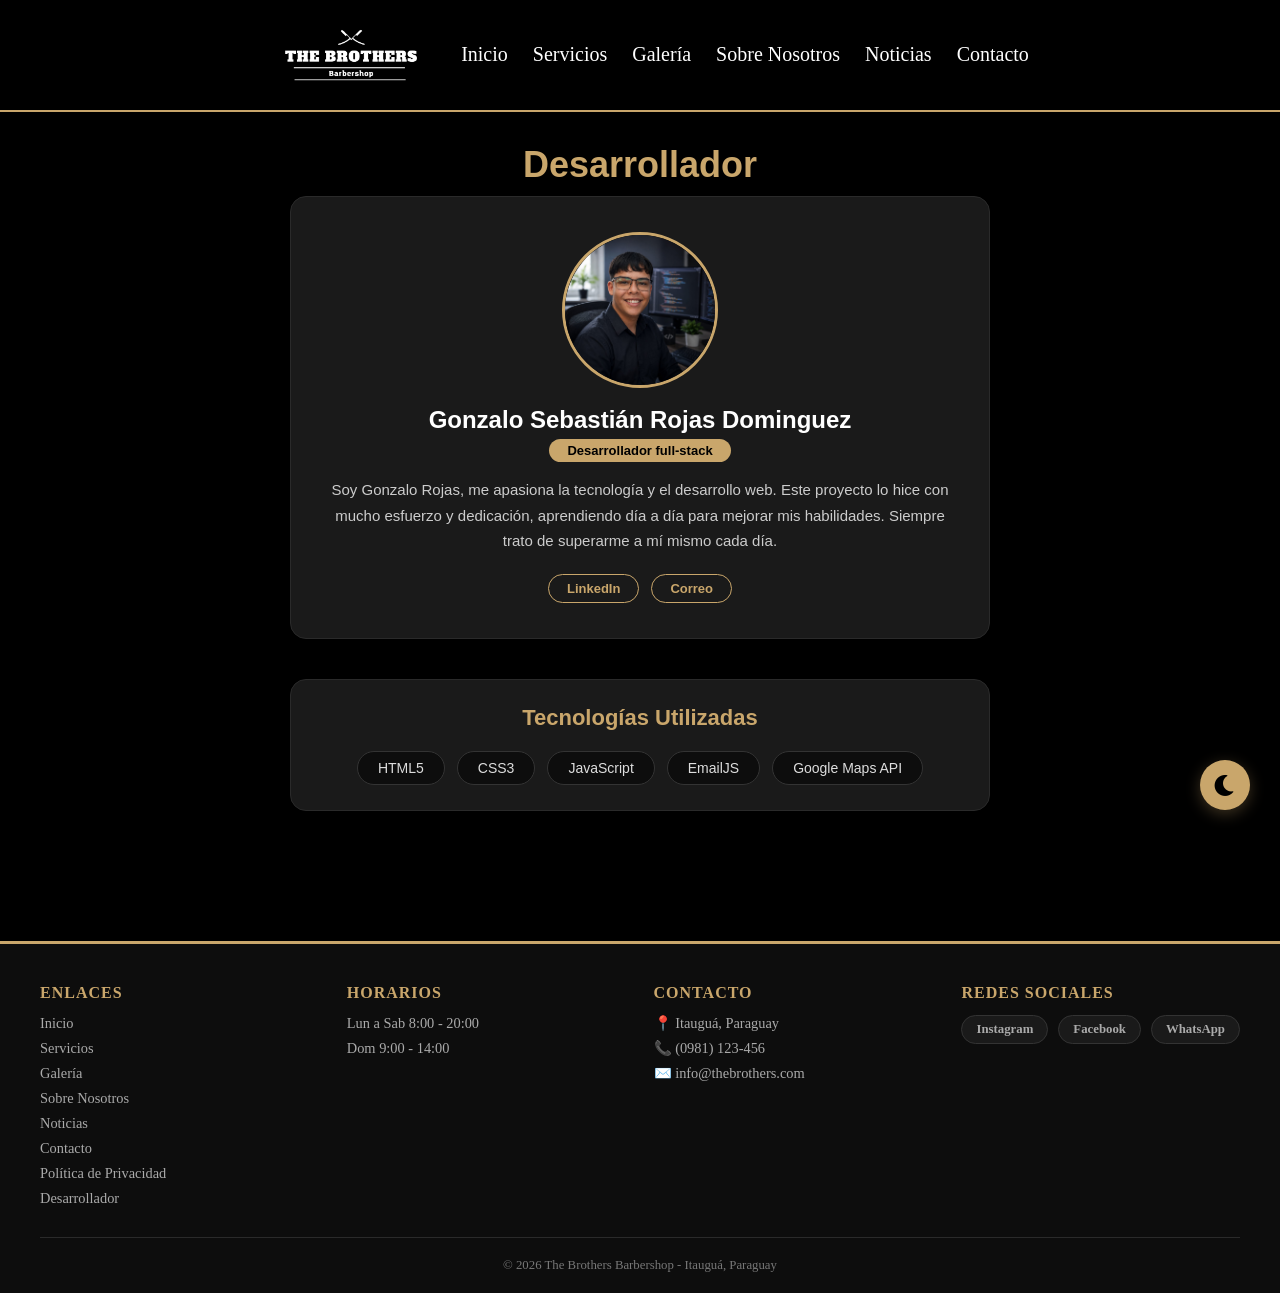
<file: desarrolladores.html>
<!DOCTYPE html>
<html lang="es">

<head>
    <meta charset="UTF-8" />
    <meta name="viewport" content="width=device-width, initial-scale=1.0" />
    <title>Desarrollador | The Brothers</title>
    <link rel="stylesheet" href="css/index.css" />
    <link rel="stylesheet" href="css/desarrolladores.css" />
    <link rel="stylesheet" href="https://cdnjs.cloudflare.com/ajax/libs/font-awesome/6.0.0-beta3/css/all.min.css" />
</head>

<body>

    <header>
        <div class="header-contenido">
            <img id="logoPrincipal" class="logo" src="img/logobarber.png" alt="The Brothers" />
            <button class="boton-hamburguesa" id="botonHamburguesa">
                <span></span>
                <span></span>
                <span></span>
            </button>
            <nav class="nav-links" id="navLinks">
                <a href="index.html">Inicio</a>
                <a href="servicios.html">Servicios</a>
                <a href="galeria.html">Galería</a>
                <a href="nosotros.html">Sobre Nosotros</a>
                <a href="noticias.html">Noticias</a>
                <a href="contactos.html">Contacto</a>
            </nav>
        </div>
    </header>

    <div class="overlay-menu" id="overlayMenu"></div>

    <div class="desarrollador">

        <!--Titulo-->
        <h1>Desarrollador</h1>

        <!--Card desarrollador-->
        <div class="dev-card">

            <!--Imagen-->
            <div class="dev-foto">
                <img src="img/desarrollador.jpeg" alt="Foto del desarrollador" />
            </div>

            <!--Nombre completo-->
            <h3>Gonzalo Sebastián Rojas Dominguez</h3>

            <!-- Rol desempeñado -->
            <span class="dev-rol">Desarrollador full-stack</span>

            <!--Descripción personal-->
            <p class="dev-desc">
                Soy Gonzalo Rojas, me apasiona la tecnología y el desarrollo web.
                Este proyecto lo hice con mucho esfuerzo y dedicación, aprendiendo día a día
                para mejorar mis habilidades. Siempre trato de superarme a mí mismo cada día.
            </p>

            <!--Redes sociales-->
            <div class="dev-redes">
                <a href="https://www.linkedin.com/in/gonzalo-sebastián-rojas-domínguez-090956341?utm_source=share_via&utm_content=profile&utm_medium=member_android"
                    target="_blank">LinkedIn</a>
                <a href="mailto:gonzalorojas05py@gmail.com" target="_blank">Correo</a>
            </div>
        </div>

        <!--Tecnologias-->
        <div class="tecnologias">
            <h2>Tecnologías Utilizadas</h2>
            <div class="tech-grid">
                <span class="tech-item">HTML5</span>
                <span class="tech-item">CSS3</span>
                <span class="tech-item">JavaScript</span>
                <span class="tech-item">EmailJS</span>
                <span class="tech-item">Google Maps API</span>
            </div>
        </div>

    </div>

    <!--Footer-->

    <footer class="pie-pagina">
        <div class="parte-superior">
            <div class="columna">
                <h4>Enlaces</h4>
                <a href="index.html">Inicio</a>
                <a href="servicios.html">Servicios</a>
                <a href="galeria.html">Galería</a>
                <a href="nosotros.html">Sobre Nosotros</a>
                <a href="noticias.html">Noticias</a>
                <a href="contactos.html">Contacto</a>
                <a href="politica.html">Política de Privacidad</a>
                <a href="desarrolladores.html">Desarrollador</a>
            </div>
            <div class="columna">
                <h4>Horarios</h4>
                <p>Lun a Sab 8:00 - 20:00</p>
                <p>Dom 9:00 - 14:00</p>
            </div>
            <div class="columna">
                <h4>Contacto</h4>
                <p>📍 Itauguá, Paraguay</p>
                <p>📞 (0981) 123-456</p>
                <p>✉️ info@thebrothers.com</p>
            </div>
            <div class="columna">
                <h4>Redes Sociales</h4>
                <div class="redes-sociales">
                    <a href="https://www.instagram.com/">Instagram</a>
                    <a href="https://www.facebook.com/">Facebook</a>
                    <a href="https://web.whatsapp.com/">WhatsApp</a>
                </div>
            </div>
        </div>
        <div class="parte-inferior">
            <p>© 2026 The Brothers Barbershop - Itauguá, Paraguay</p>
        </div>
    </footer>

    <!--Scripts-->

    <script src="js/btnhamburguesa.js"></script>
    <script src="js/btnirarriba.js"></script>
</body>

</html>
</file>
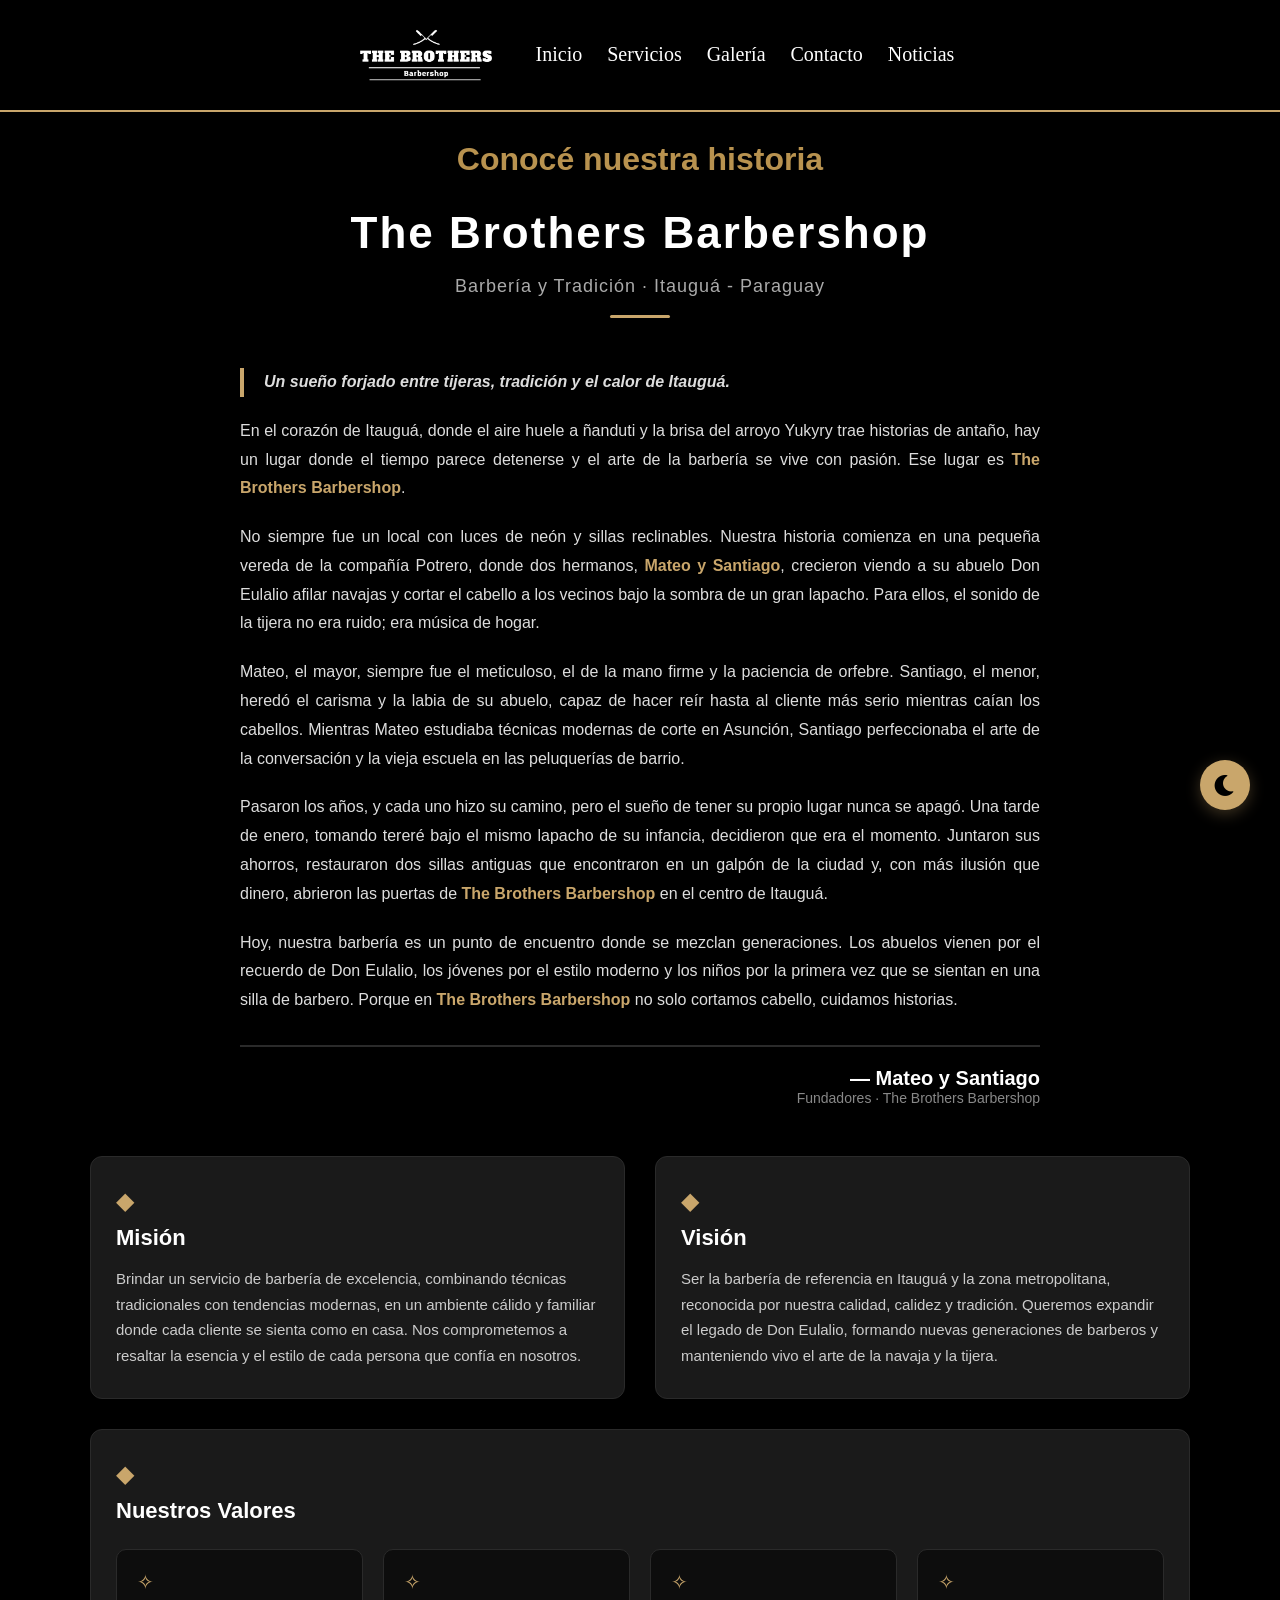
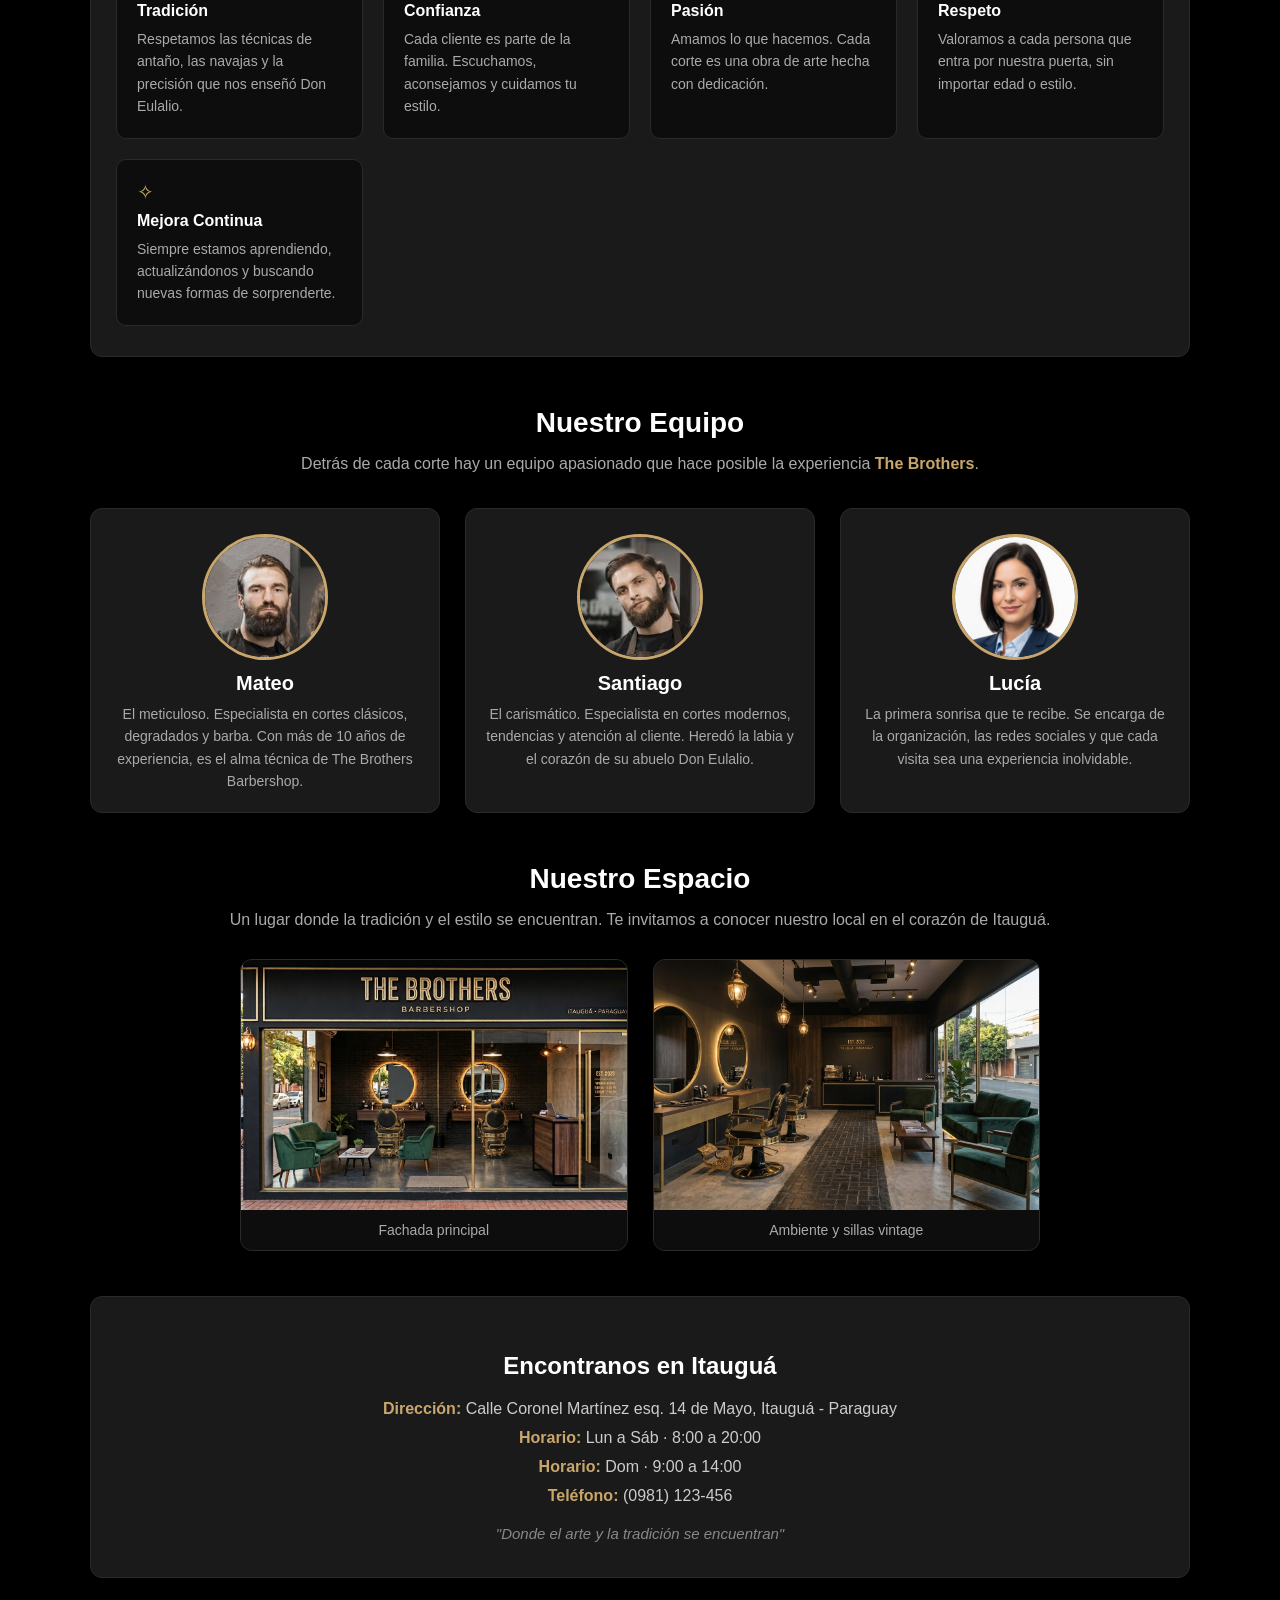
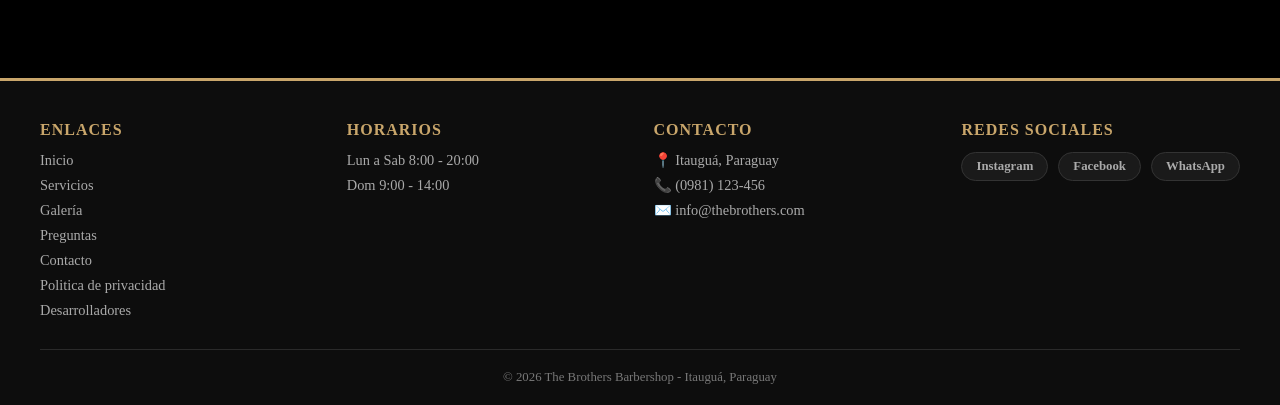
<file: nosotros.html>
<!DOCTYPE html>
<html lang="es">

<head>
    <meta charset="UTF-8">
    <meta name="viewport" content="width=device-width, initial-scale=1.0">
    <title>Contacto</title>
    <link rel="stylesheet" href="css/index.css">
    <link rel="stylesheet" href="css/sobrenosotros.css">
    <link rel="stylesheet" href="https://cdnjs.cloudflare.com/ajax/libs/font-awesome/6.0.0-beta3/css/all.min.css" />
</head>

<body>

    <!--Header-->
    <header>
        <div class="header-contenido">
            <img id="logoPrincipal" class="logo" src="img/logobarber.png" alt="The Brothers" />
            <button class="boton-hamburguesa" id="botonHamburguesa">
                <span></span>
                <span></span>
                <span></span>
            </button>

            <nav class="nav-links" id="navLinks">
                <a href="index.html">Inicio</a>
                <a href="servicios.html">Servicios</a>
                <a href="galeria.html">Galería</a>
                <a href="contactos.html">Contacto</a>
                <a href="noticias.html">Noticias</a>
            </nav>
        </div>
    </header>

    <!-- Overlay para cerrar el menú al hacer clic fuera -->
    <div class="overlay-menu" id="overlayMenu"></div>

    <!--Sobre nosotros-->
    <div class="sobre-nosotros">

        <!--Encabezado-->
        <div class="sobre-encabezado">
            <h1 class="titulos">Conocé nuestra historia</h1>
            <h1 class="sobre-titulo">The Brothers Barbershop</h1>
            <p class="sobre-subtitulo">Barbería y Tradición · Itauguá - Paraguay</p>
            <div class="sobre-linea"></div>
        </div>

        <!--Historia-->
        <div class="sobre-historia">

            <p class="sobre-destacado">
                Un sueño forjado entre tijeras, tradición y el calor de Itauguá.
            </p>

            <p>
                En el corazón de Itauguá, donde el aire huele a ñanduti y la brisa del arroyo Yukyry trae
                historias de antaño, hay un lugar donde el tiempo parece detenerse y el arte de la barbería
                se vive con pasión. Ese lugar es <strong>The Brothers Barbershop</strong>.
            </p>

            <p>
                No siempre fue un local con luces de neón y sillas reclinables. Nuestra historia comienza en
                una pequeña vereda de la compañía Potrero, donde dos hermanos, <strong>Mateo y Santiago</strong>,
                crecieron viendo a su abuelo Don Eulalio afilar navajas y cortar el cabello a los vecinos
                bajo la sombra de un gran lapacho. Para ellos, el sonido de la tijera no era ruido;
                era música de hogar.
            </p>

            <p>
                Mateo, el mayor, siempre fue el meticuloso, el de la mano firme y la paciencia de orfebre.
                Santiago, el menor, heredó el carisma y la labia de su abuelo, capaz de hacer reír hasta
                al cliente más serio mientras caían los cabellos. Mientras Mateo estudiaba técnicas modernas
                de corte en Asunción, Santiago perfeccionaba el arte de la conversación y la vieja escuela
                en las peluquerías de barrio.
            </p>

            <p>
                Pasaron los años, y cada uno hizo su camino, pero el sueño de tener su propio lugar nunca se apagó.
                Una tarde de enero, tomando tereré bajo el mismo lapacho de su infancia, decidieron que era
                el momento. Juntaron sus ahorros, restauraron dos sillas antiguas que encontraron en un galpón
                de la ciudad y, con más ilusión que dinero, abrieron las puertas de <strong>The Brothers Barbershop</strong>
                en el centro de Itauguá.
            </p>

            <p>
                Hoy, nuestra barbería es un punto de encuentro donde se mezclan generaciones. Los abuelos vienen
                por el recuerdo de Don Eulalio, los jóvenes por el estilo moderno y los niños por la primera
                vez que se sientan en una silla de barbero. Porque en <strong>The Brothers Barbershop</strong> no solo
                cortamos cabello, cuidamos historias.
            </p>

            <!--Firma-->
            <div class="sobre-firma">
                <span class="sobre-firma-nombre">— Mateo y Santiago</span>
                <span class="sobre-firma-cargo">Fundadores · The Brothers Barbershop</span>
            </div>

        </div>

        <!--Misión, visión y valores-->
        <div class="sobre-mision-vision">

            <!--Misión-->
            <div class="sobre-mision">
                <span class="sobre-icono">◆</span>
                <h2 class="sobre-subtitulo-seccion">Misión</h2>
                <p>
                    Brindar un servicio de barbería de excelencia, combinando técnicas tradicionales con tendencias
                    modernas, en un ambiente cálido y familiar donde cada cliente se sienta como en casa.
                    Nos comprometemos a resaltar la esencia y el estilo de cada persona que confía en nosotros.
                </p>
            </div>

            <!--Visión-->
            <div class="sobre-vision">
                <span class="sobre-icono">◆</span>
                <h2 class="sobre-subtitulo-seccion">Visión</h2>
                <p>
                    Ser la barbería de referencia en Itauguá y la zona metropolitana, reconocida por nuestra
                    calidad, calidez y tradición. Queremos expandir el legado de Don Eulalio, formando nuevas
                    generaciones de barberos y manteniendo vivo el arte de la navaja y la tijera.
                </p>
            </div>

            <!--Valores-->
            <div class="sobre-valores">
                <span class="sobre-icono">◆</span>
                <h2 class="sobre-subtitulo-seccion">Nuestros Valores</h2>
                <div class="sobre-valores-grid">

                    <div class="sobre-valor-item">
                        <span class="sobre-valor-icono">✧</span>
                        <h3 class="sobre-valor-nombre">Tradición</h3>
                        <p class="sobre-valor-desc">Respetamos las técnicas de antaño, las navajas y la precisión que
                            nos enseñó Don Eulalio.</p>
                    </div>

                    <div class="sobre-valor-item">
                        <span class="sobre-valor-icono">✧</span>
                        <h3 class="sobre-valor-nombre">Confianza</h3>
                        <p class="sobre-valor-desc">Cada cliente es parte de la familia. Escuchamos, aconsejamos y
                            cuidamos tu estilo.</p>
                    </div>

                    <div class="sobre-valor-item">
                        <span class="sobre-valor-icono">✧</span>
                        <h3 class="sobre-valor-nombre">Pasión</h3>
                        <p class="sobre-valor-desc">Amamos lo que hacemos. Cada corte es una obra de arte hecha con
                            dedicación.</p>
                    </div>

                    <div class="sobre-valor-item">
                        <span class="sobre-valor-icono">✧</span>
                        <h3 class="sobre-valor-nombre">Respeto</h3>
                        <p class="sobre-valor-desc">Valoramos a cada persona que entra por nuestra puerta, sin importar
                            edad o estilo.</p>
                    </div>

                    <div class="sobre-valor-item">
                        <span class="sobre-valor-icono">✧</span>
                        <h3 class="sobre-valor-nombre">Mejora Continua</h3>
                        <p class="sobre-valor-desc">Siempre estamos aprendiendo, actualizándonos y buscando nuevas
                            formas de sorprenderte.</p>
                    </div>

                </div>
            </div>

        </div>

        <!--Equipo de trabajo-->
        <div class="sobre-equipo">
            <h2 class="sobre-equipo-titulo">Nuestro Equipo</h2>
            <p class="sobre-equipo-descripcion">
                Detrás de cada corte hay un equipo apasionado que hace posible la experiencia <strong>The
                    Brothers</strong>.
            </p>

            <div class="sobre-equipo-grid">

                <!--Mateo fundador-->
                <div class="sobre-equipo-miembro">
                    <div class="sobre-equipo-foto">
                        <img src="img/barbe1.png" alt="Mateo - Fundador" />
                        <span class="sobre-equipo-cargo">Fundador · Barbero Principal</span>
                    </div>
                    <h3 class="sobre-equipo-nombre">Mateo</h3>
                    <p class="sobre-equipo-bio">
                        El meticuloso. Especialista en cortes clásicos, degradados y barba. Con más de 10 años de
                        experiencia, es el alma técnica de The Brothers Barbershop.
                    </p>
                </div>

                <!--Santiago-->
                <div class="sobre-equipo-miembro">
                    <div class="sobre-equipo-foto">
                        <img src="img/barbe2.png" alt="Santiago - Fundador" />
                        <span class="sobre-equipo-cargo">Fundador · Barbero</span>
                    </div>
                    <h3 class="sobre-equipo-nombre">Santiago</h3>
                    <p class="sobre-equipo-bio">
                        El carismático. Especialista en cortes modernos, tendencias y atención al cliente. Heredó
                        la labia y el corazón de su abuelo Don Eulalio.
                    </p>
                </div>

                <!--Lucía recepción-->
                <div class="sobre-equipo-miembro">
                    <div class="sobre-equipo-foto">
                        <!-- CAMBIÁ EL SRC POR LA FOTO REAL -->
                        <img src="img/recep.jpg" alt="Lucía - Recepción" />
                        <span class="sobre-equipo-cargo">Recepción · Community Manager</span>
                    </div>
                    <h3 class="sobre-equipo-nombre">Lucía</h3>
                    <p class="sobre-equipo-bio">
                        La primera sonrisa que te recibe. Se encarga de la organización, las redes sociales y
                        que cada visita sea una experiencia inolvidable.
                    </p>
                </div>

            </div>
        </div>

        <!--Fotos del local-->
        <div class="sobre-local">
            <h2 class="sobre-local-titulo">Nuestro Espacio</h2>
            <p class="sobre-local-descripcion">
                Un lugar donde la tradición y el estilo se encuentran. Te invitamos a conocer nuestro local en el
                corazón de Itauguá.
            </p>

            <div class="sobre-local-grid">
                <div class="sobre-local-foto">
                    <img src="img/fachada.png" alt="Fachada de The Brothers" />
                    <span class="sobre-local-pie">Fachada principal</span>
                </div>
                <div class="sobre-local-foto">
                    <img src="img/local2.png" alt="Interior de The Brothers" />
                    <span class="sobre-local-pie">Ambiente y sillas vintage</span>
                </div>
            </div>
        </div>

        <!--Ubicación-->
        <div class="sobre-ubicacion">
            <h2 class="sobre-ubicacion-titulo">Encontranos en Itauguá</h2>
            <p class="sobre-ubicacion-texto">
                <strong>Dirección:</strong> Calle Coronel Martínez esq. 14 de Mayo, Itauguá - Paraguay<br />
                <strong>Horario:</strong> Lun a Sáb · 8:00 a 20:00<br />
                <strong>Horario:</strong> Dom · 9:00 a 14:00<br />
                <strong>Teléfono:</strong> (0981) 123-456
            </p>
            <p class="sobre-ubicacion-frase">
                "Donde el arte y la tradición se encuentran"
            </p>
        </div>

    </div>

    <!--Información y redes-->
    <footer class="pie-pagina">
        <!-- Parte superior -->
        <div class="parte-superior">
            <!--Columna 1-->
            <div class="columna">
                <h4>Enlaces</h4>
                <a href="index.html">Inicio</a>
                <a href="servicios.html">Servicios</a>
                <a href="galeria.html">Galería</a>
                <a href="#faq">Preguntas</a>
                <a href="contactos.html">Contacto</a>
                <a href="politica.html">Politica de privacidad</a>
                <a href="desarrolladores.html">Desarrolladores</a>
            </div>

            <!--Columna 2-->
            <div class="columna">
                <h4>Horarios</h4>
                <p>Lun a Sab 8:00 - 20:00</p>
                <p>Dom 9:00 - 14:00</p>
            </div>

            <!--Columna 3-->
            <div class="columna">
                <h4>Contacto</h4>
                <p>📍 Itauguá, Paraguay</p>
                <p>📞 (0981) 123-456</p>
                <p>✉️ info@thebrothers.com</p>
            </div>

            <!--Columna 4-->
            <div class="columna">
                <h4>Redes Sociales</h4>
                <div class="redes-sociales">
                    <a href="https://www.instagram.com/">Instagram</a>
                    <a href="https://www.facebook.com/">Facebook</a>
                    <a href="https://web.whatsapp.com/">WhatsApp</a>
                </div>
            </div>
        </div>

        <div class="parte-inferior">
            <p>© 2026 The Brothers Barbershop - Itauguá, Paraguay</p>
        </div>
    </footer>

    <!--Scripts-->
    <script src="js/galeriacomp.js"></script>
    <script src="js/btnhamburguesa.js"></script>
    <script src="js/btnirarriba.js"></script>
</body>

</html>
</file>
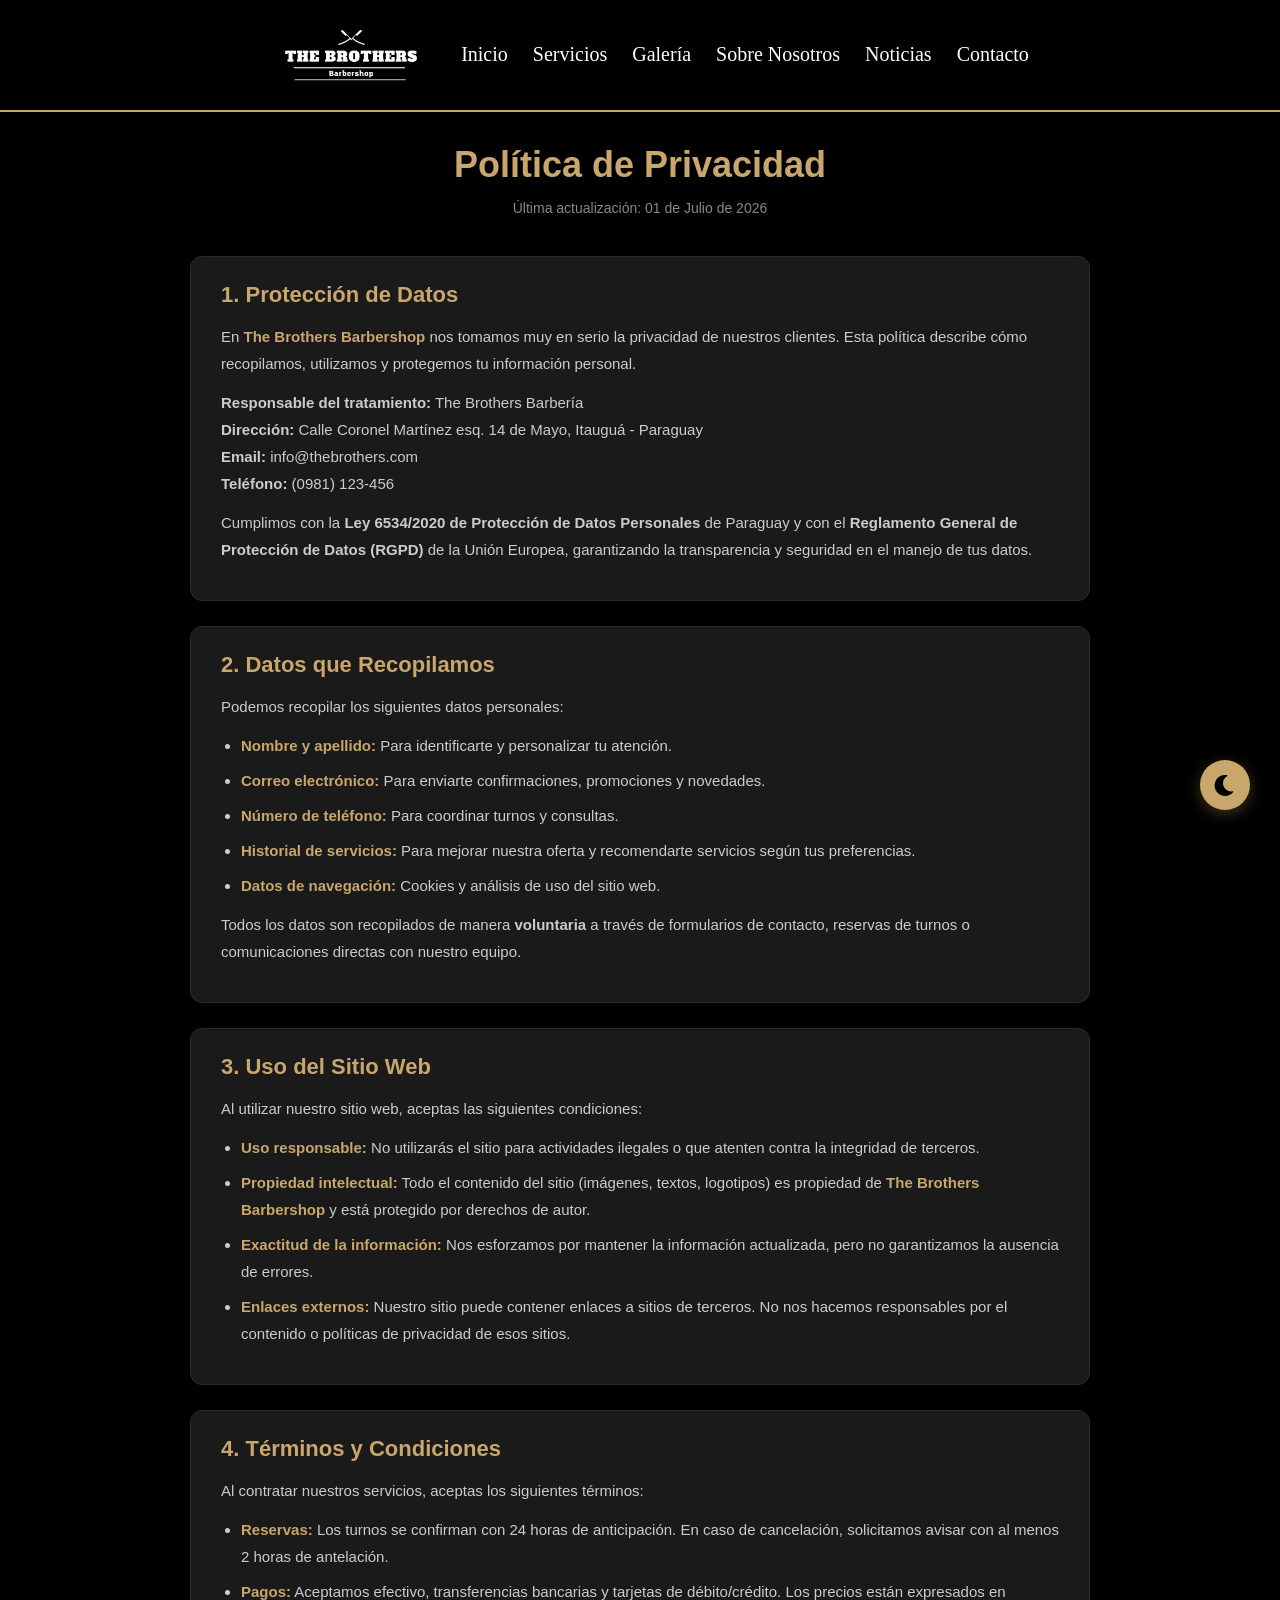
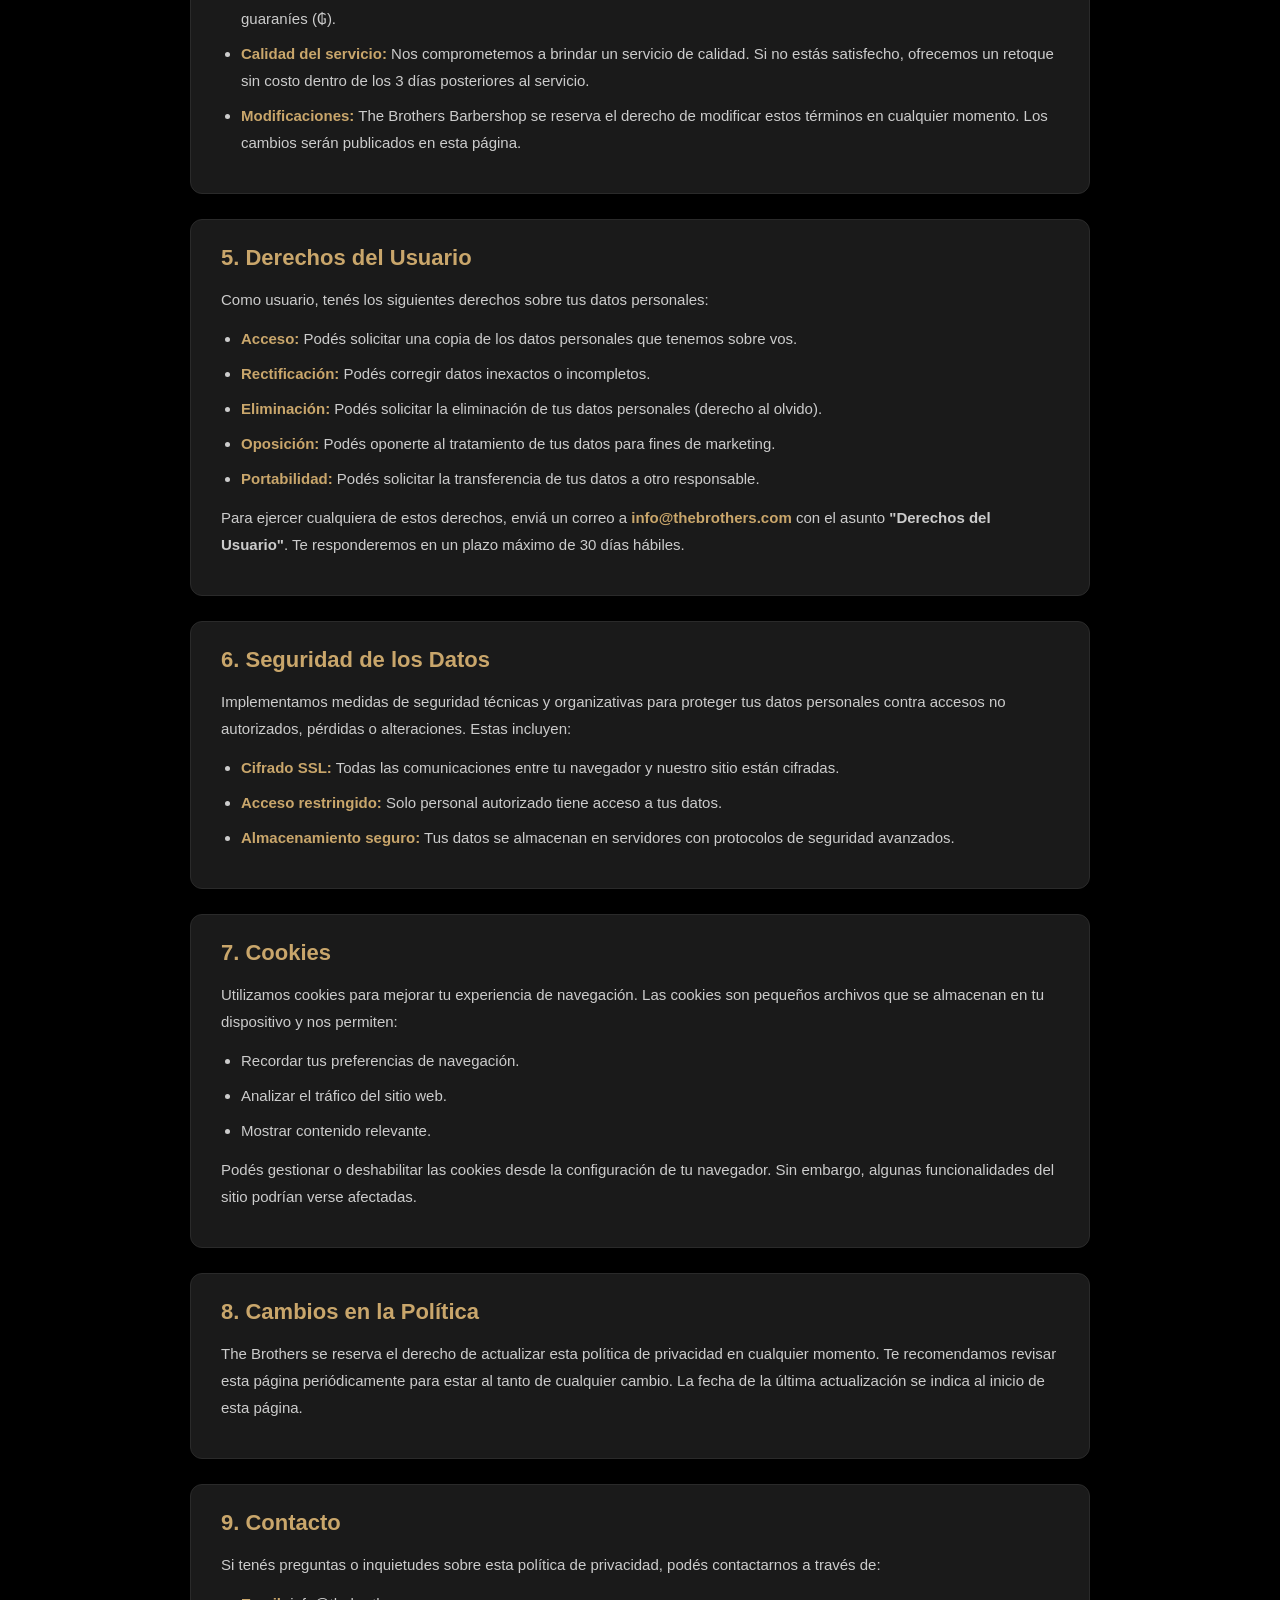
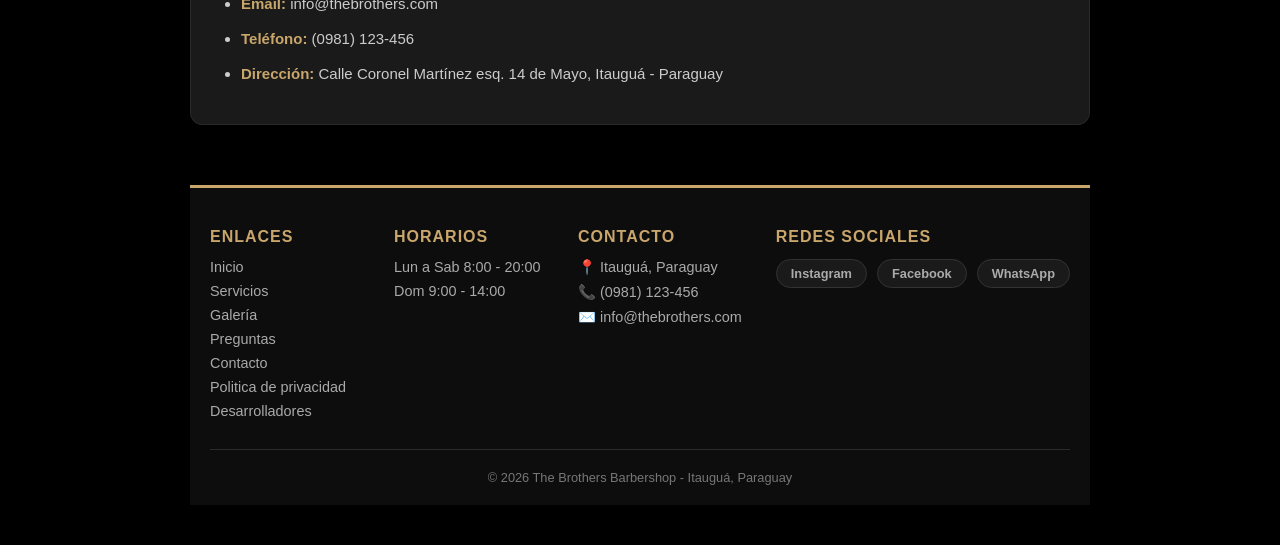
<file: politica.html>
<!DOCTYPE html>
<html lang="es">

<head>
    <meta charset="UTF-8" />
    <meta name="viewport" content="width=device-width, initial-scale=1.0" />
    <title>Política de Privacidad | The Brothers Barbershop</title>
    <link rel="stylesheet" href="css/index.css" />
    <link rel="stylesheet" href="css/politica.css" />
    <link rel="stylesheet" href="https://cdnjs.cloudflare.com/ajax/libs/font-awesome/6.0.0-beta3/css/all.min.css" />
</head>

<body>

    <!-- Header -->

    <header>
        <div class="header-contenido">
            <img id="logoPrincipal" class="logo" src="img/logobarber.png" alt="The Brothers" />
            <button class="boton-hamburguesa" id="botonHamburguesa">
                <span></span>
                <span></span>
                <span></span>
            </button>
            <nav class="nav-links" id="navLinks">
                <a href="index.html">Inicio</a>
                <a href="servicios.html">Servicios</a>
                <a href="galeria.html">Galería</a>
                <a href="nosotros.html">Sobre Nosotros</a>
                <a href="noticias.html">Noticias</a>
                <a href="contactos.html">Contacto</a>
            </nav>
        </div>
    </header>

    <div class="overlay-menu" id="overlayMenu"></div>

    <!-- Politica de privacidad -->

    <div class="politica-privacidad">

        <!-- Título -->
        <h1>Política de Privacidad</h1>
        <p class="fecha">Última actualización: 01 de Julio de 2026</p>

        <!-- Sección 1: Protección de Datos -->
        <div class="seccion">
            <h2>1. Protección de Datos</h2>
            <p>
                En <span class="destacado">The Brothers Barbershop</span> nos tomamos muy en serio la privacidad de
                nuestros clientes. Esta política describe cómo recopilamos, utilizamos y protegemos tu información
                personal.
            </p>
            <p>
                <strong>Responsable del tratamiento:</strong> The Brothers Barbería<br />
                <strong>Dirección:</strong> Calle Coronel Martínez esq. 14 de Mayo, Itauguá - Paraguay<br />
                <strong>Email:</strong> info@thebrothers.com<br />
                <strong>Teléfono:</strong> (0981) 123-456
            </p>
            <p>
                Cumplimos con la <strong>Ley 6534/2020 de Protección de Datos Personales</strong> de Paraguay y con el
                <strong>Reglamento General de Protección de Datos (RGPD)</strong> de la Unión Europea, garantizando la
                transparencia y seguridad en el manejo de tus datos.
            </p>
        </div>

        <!-- Sección 2: Datos que Recopilamos -->
        <div class="seccion">
            <h2>2. Datos que Recopilamos</h2>
            <p>Podemos recopilar los siguientes datos personales:</p>
            <ul>
                <li><strong>Nombre y apellido:</strong> Para identificarte y personalizar tu atención.</li>
                <li><strong>Correo electrónico:</strong> Para enviarte confirmaciones, promociones y novedades.</li>
                <li><strong>Número de teléfono:</strong> Para coordinar turnos y consultas.</li>
                <li><strong>Historial de servicios:</strong> Para mejorar nuestra oferta y recomendarte servicios según
                    tus preferencias.</li>
                <li><strong>Datos de navegación:</strong> Cookies y análisis de uso del sitio web.</li>
            </ul>
            <p>
                Todos los datos son recopilados de manera <strong>voluntaria</strong> a través de formularios de
                contacto, reservas de turnos o comunicaciones directas con nuestro equipo.
            </p>
        </div>

        <!-- Sección 3: Uso del Sitio Web -->
        <div class="seccion">
            <h2>3. Uso del Sitio Web</h2>
            <p>
                Al utilizar nuestro sitio web, aceptas las siguientes condiciones:
            </p>
            <ul>
                <li><strong>Uso responsable:</strong> No utilizarás el sitio para actividades ilegales o que atenten
                    contra la integridad de terceros.</li>
                <li><strong>Propiedad intelectual:</strong> Todo el contenido del sitio (imágenes, textos, logotipos) es
                    propiedad de <span class="destacado">The Brothers Barbershop</span> y está protegido por derechos de
                    autor.</li>
                <li><strong>Exactitud de la información:</strong> Nos esforzamos por mantener la información
                    actualizada, pero no garantizamos la ausencia de errores.</li>
                <li><strong>Enlaces externos:</strong> Nuestro sitio puede contener enlaces a sitios de terceros. No nos
                    hacemos responsables por el contenido o políticas de privacidad de esos sitios.</li>
            </ul>
        </div>

        <!-- Sección 4: Términos y Condiciones -->
        <div class="seccion">
            <h2>4. Términos y Condiciones</h2>
            <p>
                Al contratar nuestros servicios, aceptas los siguientes términos:
            </p>
            <ul>
                <li><strong>Reservas:</strong> Los turnos se confirman con 24 horas de anticipación. En caso de
                    cancelación, solicitamos avisar con al menos 2 horas de antelación.</li>
                <li><strong>Pagos:</strong> Aceptamos efectivo, transferencias bancarias y tarjetas de débito/crédito.
                    Los precios están expresados en guaraníes (₲).</li>
                <li><strong>Calidad del servicio:</strong> Nos comprometemos a brindar un servicio de calidad. Si no
                    estás satisfecho, ofrecemos un retoque sin costo dentro de los 3 días posteriores al servicio.</li>
                <li><strong>Modificaciones:</strong> The Brothers Barbershop se reserva el derecho de modificar estos términos en
                    cualquier momento. Los cambios serán publicados en esta página.</li>
            </ul>
        </div>

        <!-- Sección 5: Derechos del Usuario -->
        <div class="seccion">
            <h2>5. Derechos del Usuario</h2>
            <p>
                Como usuario, tenés los siguientes derechos sobre tus datos personales:
            </p>
            <ul>
                <li><strong>Acceso:</strong> Podés solicitar una copia de los datos personales que tenemos sobre vos.
                </li>
                <li><strong>Rectificación:</strong> Podés corregir datos inexactos o incompletos.</li>
                <li><strong>Eliminación:</strong> Podés solicitar la eliminación de tus datos personales (derecho al
                    olvido).</li>
                <li><strong>Oposición:</strong> Podés oponerte al tratamiento de tus datos para fines de marketing.</li>
                <li><strong>Portabilidad:</strong> Podés solicitar la transferencia de tus datos a otro responsable.
                </li>
            </ul>
            <p>
                Para ejercer cualquiera de estos derechos, enviá un correo a <span
                    class="destacado">info@thebrothers.com</span> con el asunto <strong>"Derechos del Usuario"</strong>.
                Te responderemos en un plazo máximo de 30 días hábiles.
            </p>
        </div>

        <!-- Sección 6: Seguridad de los Datos -->
        <div class="seccion">
            <h2>6. Seguridad de los Datos</h2>
            <p>
                Implementamos medidas de seguridad técnicas y organizativas para proteger tus datos personales contra
                accesos no autorizados, pérdidas o alteraciones. Estas incluyen:
            </p>
            <ul>
                <li><strong>Cifrado SSL:</strong> Todas las comunicaciones entre tu navegador y nuestro sitio están
                    cifradas.</li>
                <li><strong>Acceso restringido:</strong> Solo personal autorizado tiene acceso a tus datos.</li>
                <li><strong>Almacenamiento seguro:</strong> Tus datos se almacenan en servidores con protocolos de
                    seguridad avanzados.</li>
            </ul>
        </div>

        <!-- Sección 7: Cookies -->
        <div class="seccion">
            <h2>7. Cookies</h2>
            <p>
                Utilizamos cookies para mejorar tu experiencia de navegación. Las cookies son pequeños archivos que se
                almacenan en tu dispositivo y nos permiten:
            </p>
            <ul>
                <li>Recordar tus preferencias de navegación.</li>
                <li>Analizar el tráfico del sitio web.</li>
                <li>Mostrar contenido relevante.</li>
            </ul>
            <p>
                Podés gestionar o deshabilitar las cookies desde la configuración de tu navegador. Sin embargo, algunas
                funcionalidades del sitio podrían verse afectadas.
            </p>
        </div>

        <!-- Sección 8: Cambios en la Política -->
        <div class="seccion">
            <h2>8. Cambios en la Política</h2>
            <p>
                The Brothers se reserva el derecho de actualizar esta política de privacidad en cualquier momento. Te
                recomendamos revisar esta página periódicamente para estar al tanto de cualquier cambio. La fecha de la
                última actualización se indica al inicio de esta página.
            </p>
        </div>

        <!-- Sección 9: Contacto -->
        <div class="seccion">
            <h2>9. Contacto</h2>
            <p>
                Si tenés preguntas o inquietudes sobre esta política de privacidad, podés contactarnos a través de:
            </p>
            <ul>
                <li><strong>Email:</strong> info@thebrothers.com</li>
                <li><strong>Teléfono:</strong> (0981) 123-456</li>
                <li><strong>Dirección:</strong> Calle Coronel Martínez esq. 14 de Mayo, Itauguá - Paraguay</li>
            </ul>
        </div>

        <!--Información y redes-->
        <footer class="pie-pagina">
            <!-- Parte superior -->
            <div class="parte-superior">
                <!--Columna 1-->
                <div class="columna">
                    <h4>Enlaces</h4>
                    <a href="index.html">Inicio</a>
                    <a href="servicios.html">Servicios</a>
                    <a href="galeria.html">Galería</a>
                    <a href="#faq">Preguntas</a>
                    <a href="contactos.html">Contacto</a>
                    <a href="politica.html">Politica de privacidad</a>
                    <a href="desarrolladores.html">Desarrolladores</a>
                </div>

                <!--Columna 2-->
                <div class="columna">
                    <h4>Horarios</h4>
                    <p>Lun a Sab 8:00 - 20:00</p>
                    <p>Dom 9:00 - 14:00</p>
                </div>

                <!--Columna 3-->
                <div class="columna">
                    <h4>Contacto</h4>
                    <p>📍 Itauguá, Paraguay</p>
                    <p>📞 (0981) 123-456</p>
                    <p>✉️ info@thebrothers.com</p>
                </div>

                <!--Columna 4-->
                <div class="columna">
                    <h4>Redes Sociales</h4>
                    <div class="redes-sociales">
                        <a href="https://www.instagram.com/">Instagram</a>
                        <a href="https://www.facebook.com/">Facebook</a>
                        <a href="https://web.whatsapp.com/">WhatsApp</a>
                    </div>
                </div>
            </div>

            <div class="parte-inferior">
                <p>© 2026 The Brothers Barbershop - Itauguá, Paraguay</p>
            </div>
        </footer>

        <!--Script-->
        <script src="js/btnhamburguesa.js"></script>
        <script src="js/btnirarriba.js"></script>
</body>

</html>
</file>
<file: css/index.css>
body{
    margin: 0;
    left: 0;
    top: 0;
    background-color: black;
    padding-top: 120px;
}

@keyframes fadeIn {
    from { opacity: 0; }
    to   { opacity: 1; }
}

/*Eliminar scrollbar*/
html, body {
    overflow-y: auto;
    scrollbar-width: none;
    -ms-overflow-style: none;
}

html::-webkit-scrollbar,
body::-webkit-scrollbar {
    width: 0px;
    height: 0px;
    display: none;
    background: transparent;
}

* {
    scrollbar-width: none;
    -ms-overflow-style: none;
}

*::-webkit-scrollbar {
    width: 0px;
    height: 0px;
    display: none;
}

hr {
    border: none;           
    height: 2px;            
    background-color: #C9A66B; 
    margin-top: 20px;
}

.logo{
    width: 150px;
    border-radius: 150px;
}

/*Banner*/
.banner{
    display: flex;
    justify-content: center;
    align-items: center;
    flex-direction: column;
    background-image: url(../img/banner1.jpg);
    background-size: cover;
    background-position: center;
    background-repeat: no-repeat;
    width: 100%;
    max-width: 100%;
    height: 720px; 
    gap: 15px;
}

.banner h1,h4{
    margin: 0;
    color: white;
}

.banner div{
    display: flex;
    gap: 18px;
}

.banner h1{
    font-size: 35px;
}

.banner h4{
    font-size: 20px;
}

/*Presentación*/
.presentacion{
    display: flex;
    align-items: center;
    justify-content: center;  
    padding: 40px 20px;
    min-height: 70vh; 
    gap: 40px;
    flex-wrap: wrap;
    max-width: 1200px;
    margin: 0 auto;  
}

.textpresen{
    flex: 1;
    max-width: 550px;  
    text-align: center;  
}

.presentacion div h4{
    font-family: Arial, Helvetica, sans-serif;  
    font-size: 16px;           
    line-height: 1.6;           
    color: #ffffff;            
    margin: 0 auto 20px auto; 
    max-width: 600px;
    text-align: left;
}

.img-barbero{
    background-image: url(../img/barberos.png);
    background-size: contain;
    background-position: center;
    background-repeat: no-repeat;
    width: 100%;
    max-width: 350px; 
    height: 250px;
    flex-shrink: 0;
}

/*Servicios*/
.servicios{
    display: grid;
    grid-template-columns: repeat(4, 1fr);
    gap: 20px;
    padding: 20px;
    max-width: 1200px;
    margin: 0 auto;
    justify-items: center; 
    align-items: stretch;
}

.cardservicios {
    display: flex;  
    flex-direction: column; 
    height: 100%;  
    width: 100%;
}

.contenido {
    color: white;
    background-color: #291a01;
    padding: 25px;
    display: block;
    text-align: left;
    border-radius: 20px;
}

.contenido .logo{
    object-fit: contain;
    display: block;
    border-radius: 80px;
    margin: 0 auto 10px auto;
}

.contenido:hover {
    transition: 0.5s ease-in-out;
    transform: scale(1.1);
}

.sp-categoria{
    color: red;
}

.sp-precio{
    color: rgb(9, 255, 0);
}

.nombre-servicio{
    text-align: center;
}

/*Boton ver mas*/
.ver-mas{
   display: block; 
    margin: 15px auto 0 auto;
    padding: 10px 30px;
    background-color: #C9A66B;
    color: #000000;
    border: none;
    border-radius: 8px;
    font-size: 1rem;
    font-weight: 700;
    cursor: pointer;
    transition: 0.3s;
    text-decoration: none;
    width: fit-content; 
}

.ver-mas:hover {
    background-color: #b8924f;
    transform: scale(1.08); 
    box-shadow: 0 4px 15px rgba(201, 166, 107, 0.5); 
}

.titulos{
    color:  #b8924f;
    text-align: center;
}

/*Galería*/
.galeria{
    display: grid;
    grid-template-columns: repeat(5,1fr);
    justify-items: center;
    gap: 15px;
    margin: 0 20px;
    padding: 30px;
}

.fotos-galeria{
    width: 150px;
    height: 150px;
    object-fit: cover;
}

.fotos-galeria:hover{
    transition: 0.5s;
    transform: scale(1.1);
    box-shadow: 0 4px 15px rgba(201, 166, 107, 0.5)
}

/*Preguntas frecuentes*/
.faq {
    padding: 10px 20px;
    max-width: 800px;
    margin: 0 auto;
}

.titulo-faq {
    margin-top: 0;
    text-align: center;
    color: #C9A66B;
    font-size: 2.5rem;
    margin-bottom: 10px;
    font-family: Arial, Helvetica, sans-serif;
}

.subtitulo-faq {
    text-align: center;
    color: #cccccc;
    font-size: 1.1rem;
    margin-bottom: 40px;
}

.faq-item {
    background: #1a1a1a;
    border: 1px solid #C9A66B;
    border-radius: 10px;
    margin-bottom: 12px;
    overflow: hidden;
    transition: 0.3s ease;
}

.faq-item:hover {
    border-color: #d4b87a;
    box-shadow: 0 4px 20px rgba(201, 166, 107, 0.15);
}

.faq-pregunta {
    width: 100%;
    background: none;
    border: none;
    padding: 18px 25px;
    display: flex;
    justify-content: space-between;
    align-items: center;
    cursor: pointer;
    color: #ffffff;
    font-size: 1.05rem;
    font-weight: 600;
    font-family: Arial, Helvetica, sans-serif;
    text-align: left;
    transition: 0.3s ease;
}

.faq-pregunta:hover {
    color: #C9A66B;
}

.faq-pregunta .icono-faq {
    font-size: 1.5rem;
    color: #C9A66B;
    transition: transform 0.4s ease;
    flex-shrink: 0;
    margin-left: 15px;
}

.faq-item.activo .faq-pregunta .icono-faq {
    transform: rotate(180deg);
}

.faq-respuesta {
    max-height: 0;
    overflow: hidden;
    transition: max-height 0.5s cubic-bezier(0.4, 0, 0.2, 1), padding 0.3s ease;
    padding: 0 25px;
}

.faq-item.activo .faq-respuesta {
    max-height: 300px;
    padding: 0 25px 20px 25px;
}

.faq-respuesta p {
    color: #dddddd;
    font-size: 0.95rem;
    line-height: 1.6;
    margin: 0;
    font-family: Arial, Helvetica, sans-serif;
}

.faq-respuesta p strong {
    color: #C9A66B;
}

/*Botón volver arriba*/
.btn-subir {
    position: fixed;
    bottom: 30px;
    right: 30px;
    width: 50px;
    height: 50px;
    background-color: #C9A66B;
    color: #000000;
    border: none;
    border-radius: 50%;
    font-size: 1.8rem;
    cursor: pointer;
    opacity: 0;
    visibility: hidden;
    transition: all 0.3s ease;
    box-shadow: 0 4px 15px rgba(201, 166, 107, 0.3);
    z-index: 999;
    display: flex;
    align-items: center;
    justify-content: center;
}

.btn-subir:hover {
    background-color: #b8924f;
    transform: scale(1.1);
    box-shadow: 0 6px 25px rgba(201, 166, 107, 0.5);
}

.btn-subir.visible {
    opacity: 1;
    visibility: visible;
}

/*Contenedor información*/
.contenedor-info{
    display: grid;
    grid-template-columns: repeat(4,1fr);
}

/* ============ PIE DE PÁGINA ============ */
.pie-pagina {
    background: #0d0d0d;
    color: #cccccc;
    padding: 40px 20px 20px 20px;
    border-top: 3px solid #C9A66B;
    margin-top: 60px;
}

.parte-superior {
    max-width: 1200px;
    margin: 0 auto;
    display: flex;
    justify-content: space-between;
    flex-wrap: wrap;
    gap: 30px;
    padding-bottom: 30px;
    border-bottom: 1px solid #2a2a2a;
}

.columna {
    display: flex;
    flex-direction: column;
    gap: 8px;
    min-width: 150px;
}

.columna h4 {
    color: #C9A66B;
    font-size: 1rem;
    margin: 0 0 5px 0;
    text-transform: uppercase;
    letter-spacing: 1px;
}

.columna a {
    color: #aaaaaa;
    text-decoration: none;
    font-size: 0.9rem;
    transition: 0.3s;
}

.columna a:hover {
    color: #C9A66B;
    transform: translateX(5px);
}

.columna p {
    margin: 0;
    font-size: 0.9rem;
    color: #aaaaaa;
}

/* Redes sociales */
.redes-sociales {
    display: flex;
    flex-wrap: wrap;
    gap: 10px;
}

.redes-sociales a {
    background: #1a1a1a;
    padding: 6px 14px;
    border-radius: 20px;
    font-size: 0.8rem;
    font-weight: 600;
    border: 1px solid #333;
    color: #aaaaaa;
    text-decoration: none;
    transition: 0.3s;
}

.redes-sociales a:hover {
    background: #C9A66B;
    color: #000;
    transform: scale(1.05);
}

/* Parte inferior */
.parte-inferior {
    max-width: 1200px;
    margin: 0 auto;
    padding-top: 20px;
    text-align: center;
    font-size: 0.8rem;
    color: #777777;
}

.parte-inferior p {
    margin: 0;
}

/*Responsive*/
@media (min-width: 1920px) {
    .seccion-noticias,
    .presentacion,
    .servicios,
    .galeria,
    .faq,
    .contenedor-info,
    .parte-superior {
        max-width: 1400px;
    }

    .banner {
        height: 900px;
    }

    .banner h1 {
        font-size: 48px;
    }

    .banner h4 {
        font-size: 26px;
    }

    .servicios {
        grid-template-columns: repeat(4, 1fr);
        gap: 30px;
    }

    .galeria {
        grid-template-columns: repeat(6, 1fr);
        gap: 25px;
    }

    .galeria .fotos-galeria {
        width: 200px;
        height: 200px;
    }

    .contenedor-info {
        grid-template-columns: repeat(4, 1fr);
        gap: 30px;
    }

    .presentacion div h4 {
        font-size: 18px;
        max-width: 700px;
    }

    .img-barbero {
        max-width: 450px;
        height: 320px;
    }
}

/* ===== PANTALLAS GRANDES (Laptops/Desktop) ===== */
@media (max-width: 1200px) {
    .servicios {
        grid-template-columns: repeat(4, 1fr);
        max-width: 1000px;
        gap: 18px;
    }

    .galeria {
        grid-template-columns: repeat(5, 1fr);
        gap: 15px;
        padding: 20px;
    }

    .galeria .fotos-galeria {
        width: 140px;
        height: 140px;
    }

    .contenedor-info {
        grid-template-columns: repeat(3, 1fr);
        gap: 20px;
    }

    .banner {
        height: 600px;
    }

    .banner h1 {
        font-size: 30px;
    }
}

/* ===== PANTALLAS MEDIANAS (Tablets horizontales) ===== */
@media (max-width: 1024px) {
    .servicios {
        grid-template-columns: repeat(4, 1fr);
        gap: 15px;
        padding: 15px;
        max-width: 950px;
    }

    .contenido {
        padding: 18px;
        font-size: 13px;
    }

    .galeria {
        grid-template-columns: repeat(5, 1fr);
        gap: 15px;
        padding: 20px;
    }

    .galeria .fotos-galeria {
        width: 140px;
        height: 140px;
    }

    .banner {
        height: 500px;
    }

    .banner h1 {
        font-size: 28px;
    }

    .banner h4 {
        font-size: 18px;
    }

    .presentacion {
        padding: 30px 20px;
        gap: 30px;
        min-height: auto;
    }

    .textpresen {
        max-width: 450px;
    }

    .img-barbero {
        max-width: 280px;
        height: 200px;
    }

    .contenedor-info {
        grid-template-columns: repeat(2, 1fr);
        gap: 20px;
    }

    header a {
        font-size: 18px;
    }

    .parte-superior {
        gap: 20px;
    }

    .columna {
        min-width: 120px;
    }
}

/* ===== PANTALLAS TABLET (Vertical) ===== */
@media (max-width: 850px) {
    .servicios {
        grid-template-columns: repeat(4, 1fr);
        gap: 15px;
        padding: 15px;
        max-width: 750px;
    }

    .contenido {
        padding: 16px;
        font-size: 13px;
    }

    .galeria {
        grid-template-columns: repeat(5, 1fr);
        gap: 12px;
        padding: 15px;
    }

    .galeria .fotos-galeria {
        width: 120px;
        height: 120px;
    }

    .contenedor-info {
        grid-template-columns: repeat(2, 1fr);
        gap: 15px;
    }

    .banner {
        height: 450px;
    }

    .banner h1 {
        font-size: 26px;
    }

    .banner h4 {
        font-size: 16px;
    }
}

/* ===== PANTALLAS PEQUEÑAS (Tablets verticales) ===== */
@media (max-width: 768px) {
    /* Header */
    header {
        padding: 10px 15px;
        gap: 8px;
        height: auto;
        flex-wrap: wrap;
    }

    header a {
        font-size: 16px;
        padding: 4px 8px;
    }

    .logo {
        width: 60px;
    }

    body {
        padding-top: 70px;
    }

    /* Banner */
    .banner {
        height: 400px;
        background-position: center;
        gap: 10px;
    }

    .banner h1 {
        font-size: 24px;
        text-align: center;
        padding: 0 20px;
    }

    .banner h4 {
        font-size: 16px;
        text-align: center;
        padding: 0 20px;
    }

    .banner div {
        gap: 12px;
        flex-wrap: wrap;
        justify-content: center;
    }

    .banner .ver-mas {
        font-size: 14px;
        padding: 8px 25px;
    }

    /* Presentación */
    .presentacion {
        padding: 30px 15px;
        gap: 25px;
        flex-direction: column;
        text-align: center;
    }

    .textpresen {
        max-width: 100%;
        text-align: center;
    }

    .presentacion div h4 {
        font-size: 14px;
        text-align: center;
        max-width: 100%;
        padding: 0 10px;
    }

    .img-barbero {
        max-width: 250px;
        height: 180px;
    }

    /* Servicios - 3 columnas en tablet */
    .servicios {
        grid-template-columns: repeat(4, 1fr);
        gap: 12px;
        padding: 12px;
        max-width: 650px;
    }

    .contenido {
        padding: 15px;
        font-size: 12px;
    }

    .contenido:hover {
        transform: scale(1.05);
    }

    .nombre-servicio {
        font-size: 14px;
    }

    .titulos {
        font-size: 22px;
        padding: 0 15px;
    }

    /* Galería - 4 columnas en tablet */
    .galeria {
        grid-template-columns: repeat(5, 1fr);
        gap: 10px;
        padding: 15px;
        margin: 0 10px;
    }

    .galeria .fotos-galeria {
        width: 100px;
        height: 100px;
    }

    /* FAQ */
    .faq {
        padding: 10px 15px;
    }

    .titulo-faq {
        font-size: 2rem;
    }

    .subtitulo-faq {
        font-size: 1rem;
    }

    .faq-pregunta {
        font-size: 0.95rem;
        padding: 15px 20px;
    }

    .faq-respuesta p {
        font-size: 0.9rem;
    }

    .faq-item.activo .faq-respuesta {
        padding: 0 20px 15px 20px;
    }

    /* Botón subir */
    .btn-subir {
        width: 45px;
        height: 45px;
        font-size: 1.5rem;
        bottom: 20px;
        right: 20px;
    }

    /* Info */
    .contenedor-info {
        grid-template-columns: repeat(2, 1fr);
        gap: 15px;
        padding: 10px;
    }

    /* ===== FOOTER - MÓVILES ===== */
    .pie-pagina {
        padding: 30px 15px 15px 15px;
        margin-top: 40px;
    }

    .parte-superior {
        display: grid;
        grid-template-columns: repeat(2, 1fr);
        gap: 20px;
        padding-bottom: 20px;
        text-align: left;
        align-items: start;
    }

    .columna {
        min-width: unset;
        width: 100%;
        align-items: flex-start;
        text-align: left;
    }

    .columna h4 {
        font-size: 0.85rem;
        margin-bottom: 5px;
    }

    .columna a {
        font-size: 0.8rem;
        padding: 3px 0;
    }

    .columna p {
        font-size: 0.8rem;
    }

    .redes-sociales {
        justify-content: flex-start;
        gap: 6px;
    }

    .redes-sociales a {
        font-size: 0.7rem;
        padding: 4px 10px;
    }
}

/* ===== PANTALLAS MÓVILES GRANDES ===== */
@media (max-width: 600px) {
    /* Servicios - 4 columnas en móvil (más compactos) */
    .servicios {
        grid-template-columns: repeat(4, 1fr);
        gap: 8px;
        padding: 10px;
        max-width: 100%;
    }

    .contenido {
        padding: 10px 8px;
        font-size: 11px;
        border-radius: 12px;
        text-align: center;
    }

    .contenido:hover {
        transform: scale(1.03);
    }

    .nombre-servicio {
        font-size: 12px;
        margin-bottom: 4px;
    }

    /* Precio y categoría en una sola línea */
    .contenido .sp-categoria,
    .contenido .sp-precio {
        display: inline-block;
        font-size: 10px;
    }

    .sp-categoria {
        color: red;
        margin-right: 5px;
    }

    .sp-precio {
        color: rgb(9, 255, 0);
    }

    /* Galería - 4 columnas en móvil */
    .galeria {
        grid-template-columns: repeat(4, 1fr);
        gap: 8px;
        padding: 10px;
        margin: 0 5px;
    }

    .galeria .fotos-galeria {
        width: 75px;
        height: 75px;
        border-radius: 8px;
    }

    .titulos {
        font-size: 18px;
        padding: 0 10px;
    }

    .ver-mas {
        font-size: 13px;
        padding: 6px 16px;
    }

    /* Banner en móvil */
    .banner {
        height: 320px;
    }

    .banner h1 {
        font-size: 20px;
    }

    .banner h4 {
        font-size: 14px;
    }
}

/* ===== PANTALLAS MUY PEQUEÑAS (Móviles) ===== */
@media (max-width: 480px) {
    /* Header */
    header {
        padding: 8px 10px;
        gap: 4px;
        flex-wrap: wrap;
    }

    header a {
        font-size: 12px;
        padding: 3px 5px;
    }

    .logo {
        width: 40px;
    }

    body {
        padding-top: 55px;
    }

    /* Banner */
    .banner {
        height: 280px;
    }

    .banner h1 {
        font-size: 18px;
        padding: 0 15px;
    }

    .banner h4 {
        font-size: 13px;
        padding: 0 15px;
    }

    .banner div {
        gap: 8px;
    }

    .banner .ver-mas {
        font-size: 11px;
        padding: 5px 16px;
    }

    /* Presentación */
    .presentacion {
        padding: 15px 10px;
        gap: 15px;
    }

    .presentacion div h4 {
        font-size: 12px;
        padding: 0 5px;
    }

    .img-barbero {
        max-width: 160px;
        height: 120px;
    }

    /* Servicios - 3 columnas en móvil */
    .servicios {
        grid-template-columns: repeat(3, 1fr);
        gap: 6px;
        padding: 8px;
    }

    .contenido {
        padding: 8px 5px;
        font-size: 10px;
        border-radius: 10px;
    }

    .contenido:hover {
        transform: scale(1.02);
    }

    .nombre-servicio {
        font-size: 11px;
        margin-bottom: 3px;
    }

    /* Precio y categoría en una sola línea */
    .contenido .sp-categoria,
    .contenido .sp-precio {
        display: inline-block;
        font-size: 9px;
    }

    .sp-categoria {
        color: red;
        margin-right: 4px;
    }

    .sp-precio {
        color: rgb(9, 255, 0);
    }

    .titulos {
        font-size: 18px;
        padding: 0 10px;
    }

    .ver-mas {
        font-size: 12px;
        padding: 5px 14px;
    }

    /* Galería - 4 columnas en móvil pequeño */
    .galeria {
        grid-template-columns: repeat(5, 1fr);
        gap: 6px;
        padding: 8px;
        margin: 0 5px;
    }

    .galeria .fotos-galeria {
        width: 65px;
        height: 65px;
        border-radius: 6px;
    }

    .galeria .fotos-galeria:hover {
        transform: scale(1.08);
    }

    /* FAQ */
    .faq {
        padding: 8px;
    }

    .titulo-faq {
        font-size: 1.4rem;
    }

    .subtitulo-faq {
        font-size: 0.8rem;
        margin-bottom: 20px;
    }

    .faq-pregunta {
        font-size: 0.8rem;
        padding: 10px 12px;
    }

    .faq-pregunta .icono-faq {
        font-size: 1rem;
    }

    .faq-respuesta p {
        font-size: 0.8rem;
    }

    .faq-item.activo .faq-respuesta {
        padding: 0 12px 10px 12px;
    }

    /* Botón subir */
    .btn-subir {
        width: 35px;
        height: 35px;
        font-size: 1rem;
        bottom: 12px;
        right: 12px;
    }

    /* Info */
    .contenedor-info {
        grid-template-columns: 1fr 1fr;
        gap: 8px;
        padding: 5px;
    }

    /* ===== FOOTER - MÓVILES PEQUEÑOS ===== */
    .pie-pagina {
        padding: 25px 15px 15px;
        margin-top: 30px;
    }

    .parte-superior {
        grid-template-columns: repeat(2, 1fr);
        gap: 15px;
        padding-bottom: 15px;
        text-align: left;
    }

    .columna h4 {
        font-size: 0.8rem;
        margin-bottom: 4px;
    }

    .columna a {
        font-size: 0.75rem;
        padding: 2px 0;
    }

    .columna p {
        font-size: 0.75rem;
    }

    .redes-sociales {
        gap: 5px;
    }

    .redes-sociales a {
        font-size: 0.65rem;
        padding: 3px 8px;
    }

    .parte-inferior {
        font-size: 0.65rem;
        padding-top: 12px;
    }
}

/* ===== PANTALLAS MUY PEQUEÑAS (Móviles pequeños) ===== */
@media (max-width: 380px) {
    header a {
        font-size: 10px;
        padding: 2px 4px;
    }

    .logo {
        width: 32px;
    }

    body {
        padding-top: 50px;
    }

    .banner {
        height: 240px;
    }

    .banner h1 {
        font-size: 16px;
    }

    .banner h4 {
        font-size: 11px;
    }

    /* Servicios - 4 columnas */
    .servicios {
        grid-template-columns: repeat(4, 1fr);
        gap: 4px;
        padding: 6px;
    }

    .contenido {
        padding: 6px 4px;
        font-size: 9px;
        border-radius: 8px;
    }

    .nombre-servicio {
        font-size: 10px;
    }

    /* Precio y categoría en una sola línea */
    .contenido .sp-categoria,
    .contenido .sp-precio {
        display: inline-block;
        font-size: 8px;
    }

    .sp-categoria {
        color: red;
        margin-right: 3px;
    }

    .sp-precio {
        color: rgb(9, 255, 0);
    }

    /* Galería - 4 columnas muy compactas */
    .galeria {
        grid-template-columns: repeat(5, 1fr);
        gap: 4px;
        padding: 6px;
    }

    .galeria .fotos-galeria {
        width: 55px;
        height: 55px;
    }

    .titulos {
        font-size: 16px;
    }

    .ver-mas {
        font-size: 11px;
        padding: 4px 12px;
    }

    /* ===== FOOTER - MÓVILES MUY PEQUEÑOS ===== */
    .pie-pagina {
        padding: 20px 10px 10px;
    }

    .parte-superior {
        grid-template-columns: repeat(2, 1fr);
        gap: 12px;
    }

    .columna h4 {
        font-size: 0.75rem;
    }

    .columna a {
        font-size: 0.7rem;
    }

    .columna p {
        font-size: 0.7rem;
    }

    .redes-sociales a {
        font-size: 0.6rem;
        padding: 2px 6px;
    }

    .parte-inferior {
        font-size: 0.6rem;
        padding-top: 10px;
    }
}

/* ===== PANTALLAS EN ORIENTACIÓN HORIZONTAL (Móviles) ===== */
@media (max-width: 900px) and (max-height: 500px) and (orientation: landscape) {
    .banner {
        height: 250px;
        min-height: 200px;
    }

    .banner h1 {
        font-size: 18px;
    }

    .banner h4 {
        font-size: 13px;
    }

    .presentacion {
        min-height: auto;
        padding: 15px 20px;
        flex-direction: row;
    }

    .img-barbero {
        max-width: 150px;
        height: 110px;
    }

    /* Servicios - 5 columnas en landscape */
    .servicios {
        grid-template-columns: repeat(5, 1fr);
        gap: 10px;
        max-width: 100%;
    }

    .contenido {
        padding: 12px;
        font-size: 11px;
    }

    /* Precio y categoría en una sola línea en landscape */
    .contenido .sp-categoria,
    .contenido .sp-precio {
        display: inline-block;
        font-size: 10px;
    }

    .sp-categoria {
        color: red;
        margin-right: 4px;
    }

    .sp-precio {
        color: rgb(9, 255, 0);
    }

    .galeria {
        grid-template-columns: repeat(5, 1fr);
        gap: 10px;
    }

    .galeria .fotos-galeria {
        width: 90px;
        height: 90px;
    }

    header {
        padding: 5px 10px;
        gap: 5px;
    }

    header a {
        font-size: 13px;
        padding: 2px 6px;
    }

    body {
        padding-top: 40px;
    }

    /* ===== FOOTER - LANDSCAPE ===== */
    .parte-superior {
        display: grid;
        grid-template-columns: repeat(4, 1fr);
        gap: 15px;
        text-align: left;
    }

    .columna {
        align-items: flex-start;
        text-align: left;
    }

    .columna h4 {
        font-size: 0.8rem;
    }

    .columna a {
        font-size: 0.7rem;
    }

    .columna p {
        font-size: 0.7rem;
    }

    .redes-sociales {
        justify-content: flex-start;
    }

    .redes-sociales a {
        font-size: 0.6rem;
        padding: 2px 8px;
    }
}

body {
    padding-top: 80px;
    margin: 0;
    background-color: black;
}

header {
    display: flex;
    justify-content: center;
    align-items: center;
    padding: 15px;
    position: fixed;
    top: 0;
    left: 0;
    width: 100%;
    z-index: 1000;
    background: #000000;
    height: 80px;
    box-shadow: 0 4px 20px rgba(0, 0, 0, 0.9);
    border-bottom: 2px solid #C9A66B;
}

.header-contenido {
    display: flex;
    align-items: center;
    justify-content: center;
    width: 100%;
    max-width: 1200px;
    margin: 0 auto;
    position: relative;
    gap: 30px;
}

.logo {
    width: 150px;
    height: auto;
    flex-shrink: 0;
}

.nav-links {
    display: flex;
    align-items: center;
    gap: 15px;
    list-style: none;
    margin: 0;
    padding: 0;
}

.nav-links a {
    text-decoration: none;
    font-size: 20px;
    color: white;
    padding: 5px;
    transition: 0.3s ease;
}

.nav-links a:hover {
    transition: 0.5s;
    transform: scale(1.1);
    background-color: rgb(39, 17, 2);
    color: white;
}

.boton-hamburguesa {
    display: none;
    flex-direction: column;
    gap: 5px;
    background: transparent;
    border: none;
    cursor: pointer;
    padding: 8px;
    z-index: 1001;
}

.boton-hamburguesa span {
    display: block;
    width: 28px;
    height: 3px;
    background: #ffffff;
    border-radius: 3px;
    transition: 0.3s ease;
}

.boton-hamburguesa.activo span:nth-child(1) {
    transform: rotate(45deg) translate(5px, 6px);
}

.boton-hamburguesa.activo span:nth-child(2) {
    opacity: 0;
}

.boton-hamburguesa.activo span:nth-child(3) {
    transform: rotate(-45deg) translate(5px, -6px);
}

.overlay-menu {
    display: none;
    position: fixed;
    top: 0;
    left: 0;
    width: 100%;
    height: 100%;
    background: rgba(0, 0, 0, 0.7);
    z-index: 998;
}

.overlay-menu.activo {
    display: block;
}

/* ===== RESPONSIVE HEADER ===== */
@media (max-width: 768px) {
    body {
        padding-top: 70px !important;
    }

    header {
        height: 70px;
        padding: 8px 15px;
    }

    .header-contenido {
        display: flex;
        justify-content: space-between;
        align-items: center;
        gap: 0;
        position: relative;
        width: 100%;
        padding-right: 24px;
        box-sizing: border-box;
    }

    .logo {
        width: 80px;
        display: block;
        margin: 0;
        flex-shrink: 0;
    }

    .boton-hamburguesa {
        display: flex;
        position: static;
        z-index: 1001;
        padding: 8px;
        background: transparent;
        border: none;
        cursor: pointer;
        flex-shrink: 0;
        box-sizing: border-box;
    }

    .boton-hamburguesa span {
        display: block;
        width: 28px;
        height: 3px;
        background: #ffffff;
        border-radius: 3px;
        margin: 5px 0;
        transition: 0.3s ease;
    }

    .nav-links {
        position: fixed;
        top: 0;
        right: -100%;
        width: 70%;
        max-width: 300px;
        height: 100vh;
        background: #0d0d0d;
        border-left: 2px solid #C9A66B;
        flex-direction: column;
        justify-content: center;
        align-items: center;
        gap: 20px;
        padding: 40px 20px;
        transition: right 0.4s ease;
        box-shadow: -10px 0 30px rgba(0, 0, 0, 0.8);
        z-index: 999;
    }

    .nav-links.abierto {
        right: 0;
    }

    .nav-links a {
        font-size: 20px;
        padding: 10px 20px;
        width: 100%;
        text-align: center;
    }
}

@media (max-width: 480px) {
    body {
        padding-top: 65px !important;
    }

    header {
        height: 65px;
        padding: 6px 12px;
    }

    .logo {
        width: 70px;
    }

    .boton-hamburguesa span {
        width: 24px;
        height: 2.5px;
        margin:  0;
    }

    .nav-links {
        width: 80%;
        max-width: 280px;
        padding: 30px 15px;
        gap: 15px;
    }

    .nav-links a {
        font-size: 17px;
        padding: 8px 15px;
    }
}

@media (max-width: 360px) {
    body {
        padding-top: 60px !important;
    }

    header {
        height: 60px;
        padding: 5px 10px;
    }

    .logo {
        width: 60px;
    }

    .boton-hamburguesa span {
        width: 20px;
        height: 2px;
        margin: 3px 0;
    }

    .nav-links {
        width: 85%;
        max-width: 250px;
    }

    .nav-links a {
        font-size: 15px;
        padding: 6px 12px;
    }
}
.modal-servicios {
    display: none;
    position: fixed;
    top: 0;
    left: 0;
    right: 0;
    bottom: 0;
    background: rgba(0, 0, 0, 0.92);
    z-index: 9999;
    padding: 20px;
    overflow-y: auto;
    display: flex;
    align-items: center;
    justify-content: center;
}

.modal-servicios-contenido {
    max-width: 500px;
    width: 100%;
    margin: 0 auto;
    background: #1a1a1a;
    border-radius: 16px;
    border: 1px solid #C9A66B;
    overflow: hidden;
    position: relative;
    max-height: 90vh;
}

.modal-servicios-cerrar {
    position: absolute;
    top: 10px;
    right: 12px;
    width: 36px;
    height: 36px;
    border-radius: 50%;
    background: rgba(0, 0, 0, 0.7);
    color: #fff;
    border: none;
    font-size: 22px;
    cursor: pointer;
    z-index: 10;
    display: flex;
    align-items: center;
    justify-content: center;
    transition: 0.3s;
}

.modal-servicios-cerrar:hover {
    background: #C9A66B;
    color: #000;
}

#modalBody {
    display: flex;
    flex-direction: column;
}

.modal-detalle-img {
    width: 100%;
    height: auto;
    aspect-ratio: 16/9;
    object-fit: contain;
    background: #0d0d0d;
    display: block;
}

.modal-detalle-info {
    padding: 20px 24px 24px;
}

.modal-detalle-info h2 {
    color: #fff;
    font-size: 22px;
    margin: 0 0 6px 0;
}

.modal-detalle-desc {
    color: #ccc;
    font-size: 14px;
    line-height: 1.6;
    margin: 0 0 12px 0;
}

.modal-detalle-label {
    color: #C9A66B;
    font-weight: 600;
}

.modal-detalle-info p {
    color: #ddd;
    font-size: 14px;
    margin: 4px 0;
}

@media (max-width: 600px) {
    .modal-servicios {
        padding: 15px;
    }

    .modal-servicios-contenido {
        max-width: 100%;
        border-radius: 14px;
        max-height: 85vh;
    }

    .modal-detalle-img {
        aspect-ratio: 16/10;
    }

    .modal-detalle-info {
        padding: 16px 18px 20px;
    }

    .modal-detalle-info h2 {
        font-size: 19px;
    }

    .modal-detalle-desc {
        font-size: 13px;
    }

    .modal-detalle-info p {
        font-size: 13px;
    }

    .modal-servicios-cerrar {
        width: 32px;
        height: 32px;
        font-size: 20px;
        top: 8px;
        right: 10px;
    }
}

@media (max-width: 480px) {
    .modal-servicios {
        padding: 10px;
    }

    .modal-servicios-contenido {
        border-radius: 12px;
        max-height: 80vh;
    }

    .modal-detalle-img {
        aspect-ratio: 16/11;
    }

    .modal-detalle-info {
        padding: 14px 16px 18px;
    }

    .modal-detalle-info h2 {
        font-size: 17px;
    }

    .modal-detalle-desc {
        font-size: 13px;
    }

    .modal-detalle-info p {
        font-size: 13px;
    }

    .modal-servicios-cerrar {
        width: 30px;
        height: 30px;
        font-size: 18px;
        top: 6px;
        right: 8px;
    }
}

@media (max-width: 380px) {
    .modal-servicios {
        padding: 5px;
    }

    .modal-servicios-contenido {
        border-radius: 10px;
        max-height: 75vh;
    }

    .modal-detalle-img {
        aspect-ratio: 16/12;
    }

    .modal-detalle-info {
        padding: 10px 12px 14px;
    }

    .modal-detalle-info h2 {
        font-size: 15px;
    }

    .modal-detalle-desc {
        font-size: 12px;
    }

    .modal-detalle-info p {
        font-size: 12px;
    }

    .modal-servicios-cerrar {
        width: 26px;
        height: 26px;
        font-size: 16px;
        top: 5px;
        right: 6px;
    }
}

@media (max-width: 900px) and (max-height: 500px) and (orientation: landscape) {
    .modal-servicios {
        padding: 10px 20px;
    }

    .modal-servicios-contenido {
        max-width: 60%;
        max-height: 85vh;
    }

    .modal-detalle-img {
        aspect-ratio: 16/9;
        max-height: 40vh;
    }

    .modal-detalle-info {
        padding: 10px 16px 14px;
    }

    .modal-detalle-info h2 {
        font-size: 16px;
    }

    .modal-detalle-desc {
        font-size: 12px;
    }

    .modal-detalle-info p {
        font-size: 12px;
    }

    .modal-servicios-cerrar {
        width: 28px;
        height: 28px;
        font-size: 18px;
        top: 6px;
        right: 8px;
    }
}

.modal-servicios {
    display: none;
    position: fixed;
    top: 0;
    left: 0;
    right: 0;
    bottom: 0;
    background: rgba(0, 0, 0, 0.92);
    z-index: 9999;
    padding: 20px;
    overflow-y: auto;
    align-items: center;
    justify-content: center;
}

/* Clase para mostrar el modal */
.modal-servicios.abierto {
    display: flex !important;
}

.modal-servicios-contenido {
    max-width: 500px;
    width: 100%;
    margin: 0 auto;
    background: #1a1a1a;
    border-radius: 16px;
    border: 1px solid #C9A66B;
    overflow: hidden;
    position: relative;
    max-height: 90vh;
}

.modal-servicios-cerrar {
    position: absolute;
    top: 10px;
    right: 12px;
    width: 36px;
    height: 36px;
    border-radius: 50%;
    background: rgba(0, 0, 0, 0.7);
    color: #fff;
    border: none;
    font-size: 22px;
    cursor: pointer;
    z-index: 10;
    display: flex;
    align-items: center;
    justify-content: center;
    transition: 0.3s;
}

.modal-servicios-cerrar:hover {
    background: #C9A66B;
    color: #000;
}

#modalBody {
    display: flex;
    flex-direction: column;
}

.modal-detalle-img {
    width: 100%;
    height: auto;
    aspect-ratio: 16/9;
    object-fit: contain;
    background: #0d0d0d;
    display: block;
}

.modal-detalle-info {
    padding: 20px 24px 24px;
}

.modal-detalle-info h2 {
    color: #fff;
    font-size: 22px;
    margin: 0 0 6px 0;
}

.modal-detalle-desc {
    color: #ccc;
    font-size: 14px;
    line-height: 1.6;
    margin: 0 0 12px 0;
}

.modal-detalle-label {
    color: #C9A66B;
    font-weight: 600;
}

.modal-detalle-info p {
    color: #ddd;
    font-size: 14px;
    margin: 4px 0;
}

@media (max-width: 600px) {
    .modal-servicios {
        padding: 15px;
    }

    .modal-servicios-contenido {
        max-width: 100%;
        border-radius: 14px;
        max-height: 85vh;
    }

    .modal-detalle-img {
        aspect-ratio: 16/10;
    }

    .modal-detalle-info {
        padding: 16px 18px 20px;
    }

    .modal-detalle-info h2 {
        font-size: 19px;
    }

    .modal-detalle-desc {
        font-size: 13px;
    }

    .modal-detalle-info p {
        font-size: 13px;
    }

    .modal-servicios-cerrar {
        width: 32px;
        height: 32px;
        font-size: 20px;
        top: 8px;
        right: 10px;
    }
}

@media (max-width: 480px) {
    .modal-servicios {
        padding: 10px;
    }

    .modal-servicios-contenido {
        border-radius: 12px;
        max-height: 80vh;
    }

    .modal-detalle-img {
        aspect-ratio: 16/11;
    }

    .modal-detalle-info {
        padding: 14px 16px 18px;
    }

    .modal-detalle-info h2 {
        font-size: 17px;
    }

    .modal-detalle-desc {
        font-size: 13px;
    }

    .modal-detalle-info p {
        font-size: 13px;
    }

    .modal-servicios-cerrar {
        width: 30px;
        height: 30px;
        font-size: 18px;
        top: 6px;
        right: 8px;
    }
}

@media (max-width: 380px) {
    .modal-servicios {
        padding: 5px;
    }

    .modal-servicios-contenido {
        border-radius: 10px;
        max-height: 75vh;
    }

    .modal-detalle-img {
        aspect-ratio: 16/12;
    }

    .modal-detalle-info {
        padding: 10px 12px 14px;
    }

    .modal-detalle-info h2 {
        font-size: 15px;
    }

    .modal-detalle-desc {
        font-size: 12px;
    }

    .modal-detalle-info p {
        font-size: 12px;
    }

    .modal-servicios-cerrar {
        width: 26px;
        height: 26px;
        font-size: 16px;
        top: 5px;
        right: 6px;
    }
}

@media (max-width: 900px) and (max-height: 500px) and (orientation: landscape) {
    .modal-servicios {
        padding: 10px 20px;
    }

    .modal-servicios-contenido {
        max-width: 60%;
        max-height: 85vh;
    }

    .modal-detalle-img {
        aspect-ratio: 16/9;
        max-height: 40vh;
    }

    .modal-detalle-info {
        padding: 10px 16px 14px;
    }

    .modal-detalle-info h2 {
        font-size: 16px;
    }

    .modal-detalle-desc {
        font-size: 12px;
    }

    .modal-detalle-info p {
        font-size: 12px;
    }

    .modal-servicios-cerrar {
        width: 28px;
        height: 28px;
        font-size: 18px;
        top: 6px;
        right: 8px;
    }
}

.modal-galeria {
    display: none;
    position: fixed;
    top: 0;
    left: 0;
    width: 100%;
    height: 100%;
    background: rgba(0, 0, 0, 0.92);
    z-index: 9999;
    justify-content: center;
    align-items: center;
    padding: 20px;
}

.modal-galeria-contenido {
    max-width: 80%;
    max-height: 90vh;
    position: relative;
    margin: 0 auto;
    display: flex;
    justify-content: center;
    align-items: center;
}

.modal-galeria-contenido img {
    max-width: 100%;
    max-height: 85vh;
    object-fit: contain;
    display: block;
    border-radius: 8px;
    border: 2px solid #C9A66B;
}

.modal-galeria-cerrar {
    position: absolute !important;
    top: 15px !important;     
    right: 15px !important;   /* antes: 200px */
    background: rgba(0, 0, 0, 0.7);
    color: #fff;
    border: none;
    font-size: 24px;
    width: 36px;
    height: 36px;
    border-radius: 50%;
    cursor: pointer;
    transition: 0.3s;
    display: flex;
    align-items: center;
    justify-content: center;
    z-index: 10;
}

.modal-galeria-cerrar:hover {
    background: #C9A66B;
    color: #000;
    transform: rotate(90deg);
}

@media (max-width: 1024px) {
    .modal-galeria {
        padding: 15px;
    }

    .modal-galeria-contenido {
        position: fixed !important;
        left: 50% !important;
        top: 50% !important;
        transform: translate(-50%, -50%) !important;
        width: 92% !important;
        max-width: 92% !important;
        margin: 0 !important;
        max-height: 90vh !important;
    }

    .modal-galeria-contenido img {
        max-height: 82vh;
    }
}

@media (max-width: 768px) {
    .modal-galeria {
        padding: 12px;
    }

    .modal-galeria-contenido {
        width: 94% !important;
        max-width: 94% !important;
        max-height: 88vh !important;
    }

    .modal-galeria-cerrar {
        top: 8px;
        right: 10px;
        width: 34px;
        height: 34px;
        font-size: 22px;
    }

    .modal-galeria-contenido img {
        max-height: 78vh;
    }
}

@media (max-width: 480px) {
    .modal-galeria {
        padding: 10px;
    }

    .modal-galeria-contenido {
        width: 94% !important;
        max-width: 94% !important;
        max-height: 90vh !important;
    }

    .modal-galeria-cerrar {
        top: 8px;
        right: 10px;
        width: 32px;
        height: 32px;
        font-size: 20px;
    }

    .modal-galeria-contenido img {
        border-width: 1.5px;
        max-height: 80vh;
    }
}

@media (max-width: 380px) {
    .modal-galeria {
        padding: 5px;
    }

    .modal-galeria-contenido {
        width: 96% !important;
        max-width: 96% !important;
    }

    .modal-galeria-cerrar {
        top: 6px;
        right: 8px;
        width: 28px;
        height: 28px;
        font-size: 17px;
    }
}


@media (max-width: 900px) and (max-height: 500px) and (orientation: landscape) {
    .modal-galeria {
        padding: 10px 20px;
    }

    .modal-galeria-contenido {
        width: 70% !important;
        max-width: 70% !important;
        max-height: 88vh !important;
    }

    .modal-galeria-contenido img {
        max-height: 75vh;
    }

    .modal-galeria-cerrar {
        top: 6px;
        right: 8px;
        width: 30px;
        height: 30px;
        font-size: 18px;
    }
}
/* Quitar el highlight azul en todos los elementos */
* {
    -webkit-tap-highlight-color: transparent !important;
    outline: none !important;
}

/* Quitar outline en focus para inputs, botones y enlaces */
input:focus,
button:focus,
select:focus,
textarea:focus,
a:focus {
    outline: none !important;
    box-shadow: none !important;
}

/* Para botones en específico */
button {
    -webkit-tap-highlight-color: transparent !important;
}

/* Para enlaces */
a {
    -webkit-tap-highlight-color: transparent !important;
}
</file>
<file: css/desarrolladores.css>
.desarrollador {
    max-width: 700px;
    margin: 0 auto;
    padding: 40px 20px;
    color: #ffffff;
    font-family: Arial, Helvetica, sans-serif;
}

/*Título*/
.desarrollador h1 {
    color: #C9A66B;
    font-size: 36px;
    text-align: center;
    margin-bottom: 10px;
}

.desarrollador .subtitulo {
    text-align: center;
    color: #aaaaaa;
    font-size: 16px;
    margin-bottom: 40px;
}

/*Card del desarrollador*/
.desarrollador .dev-card {
    background: #1a1a1a;
    border-radius: 16px;
    padding: 35px 30px;
    text-align: center;
    border: 1px solid #2a2a2a;
    transition: 0.3s ease;
    margin-bottom: 40px;
}

.desarrollador .dev-card:hover {
    border-color: #C9A66B;
}

/*Imagen*/
.desarrollador .dev-foto {
    width: 150px;
    height: 150px;
    margin: 0 auto 18px;
    border-radius: 50%;
    overflow: hidden;
    border: 3px solid #C9A66B;
}

.desarrollador .dev-foto img {
    width: 100%;
    height: 100%;
    object-fit: cover;
}

/*Nombre*/
.desarrollador .dev-card h3 {
    color: #ffffff;
    font-size: 24px;
    margin: 0 0 5px 0;
}

/*Rol*/
.desarrollador .dev-rol {
    display: inline-block;
    background: #C9A66B;
    color: #000000;
    font-size: 13px;
    font-weight: 700;
    padding: 4px 18px;
    border-radius: 20px;
    margin-bottom: 15px;
}

/*Descripción*/
.desarrollador .dev-desc {
    color: #cccccc;
    font-size: 15px;
    line-height: 1.7;
    margin: 0 0 20px 0;
}

/*Redes sociales*/
.desarrollador .dev-redes {
    display: flex;
    justify-content: center;
    gap: 12px;
    flex-wrap: wrap;
}

.desarrollador .dev-redes a {
    background: transparent;
    color: #C9A66B;
    border: 1px solid #C9A66B;
    padding: 6px 18px;
    border-radius: 20px;
    text-decoration: none;
    font-size: 13px;
    font-weight: 600;
    transition: 0.3s;
}

.desarrollador .dev-redes a:hover {
    background: #C9A66B;
    color: #000000;
    transform: scale(1.05);
}

/*Tecnologías*/
.desarrollador .tecnologias {
    background: #1a1a1a;
    border-radius: 16px;
    padding: 25px 30px;
    text-align: center;
    border: 1px solid #2a2a2a;
    margin-bottom: 30px;
}

.desarrollador .tecnologias h2 {
    color: #C9A66B;
    font-size: 22px;
    margin: 0 0 20px 0;
}

.desarrollador .tech-grid {
    display: flex;
    justify-content: center;
    flex-wrap: wrap;
    gap: 12px;
}

.desarrollador .tech-item {
    background: #0d0d0d;
    color: #dddddd;
    padding: 8px 20px;
    border-radius: 20px;
    font-size: 14px;
    border: 1px solid #333;
    transition: 0.3s;
}

.desarrollador .tech-item:hover {
    border-color: #C9A66B;
    color: #C9A66B;
}

/*Responsive*/
@media (max-width: 768px) {
    .desarrollador {
        padding: 30px 15px;
    }

    .desarrollador h1 {
        font-size: 28px;
    }

    .desarrollador .dev-card {
        padding: 25px 20px;
    }

    .desarrollador .dev-foto {
        width: 120px;
        height: 120px;
    }

    .desarrollador .dev-card h3 {
        font-size: 20px;
    }

    .desarrollador .dev-desc {
        font-size: 14px;
    }

    .desarrollador .tecnologias {
        padding: 20px;
    }

    .desarrollador .tecnologias h2 {
        font-size: 19px;
    }

    .desarrollador .tech-item {
        font-size: 13px;
        padding: 6px 16px;
    }
}

@media (max-width: 480px) {
    .desarrollador {
        padding: 20px 10px;
    }

    .desarrollador h1 {
        font-size: 24px;
    }

    .desarrollador .subtitulo {
        font-size: 14px;
        margin-bottom: 25px;
    }

    .desarrollador .dev-card {
        padding: 20px 15px;
    }

    .desarrollador .dev-foto {
        width: 100px;
        height: 100px;
    }

    .desarrollador .dev-card h3 {
        font-size: 18px;
    }

    .desarrollador .dev-rol {
        font-size: 12px;
        padding: 3px 14px;
    }

    .desarrollador .dev-desc {
        font-size: 13px;
    }

    .desarrollador .dev-redes a {
        font-size: 12px;
        padding: 5px 14px;
    }

    .desarrollador .tecnologias {
        padding: 15px;
    }

    .desarrollador .tecnologias h2 {
        font-size: 17px;
    }

    .desarrollador .tech-item {
        font-size: 12px;
        padding: 5px 14px;
    }

    .desarrollador .volver {
        padding: 10px 20px;
        font-size: 14px;
    }

    .desarrollador .footer-dev {
        font-size: 12px;
    }
}

@media (max-width: 360px) {
    .desarrollador h1 {
        font-size: 20px;
    }

    .desarrollador .dev-foto {
        width: 80px;
        height: 80px;
    }

    .desarrollador .dev-card h3 {
        font-size: 16px;
    }

    .desarrollador .dev-desc {
        font-size: 12px;
    }

    .desarrollador .tech-item {
        font-size: 11px;
        padding: 4px 12px;
    }
}
</file>
<file: css/sobrenosotros.css>
.sobre-nosotros {
    max-width: 1100px;
    margin: 0 auto;
    padding: 40px 20px;
    color: #ffffff;
    font-family: Arial, Helvetica, sans-serif;
}

/*Encabezado*/
.sobre-encabezado {
    text-align: center;
    margin-bottom: 50px;
}

.sobre-etiqueta {
    display: inline-block;
    font-size: 13px;
    font-weight: 600;
    letter-spacing: 2px;
    color: #C9A66B;
    text-transform: uppercase;
    background: #1a1a1a;
    padding: 4px 18px;
    border-radius: 20px;
    margin-bottom: 12px;
    border: 1px solid #C9A66B;
}

.sobre-titulo {
    font-size: 44px;
    font-weight: 700;
    color: #ffffff;
    letter-spacing: 2px;
    margin-bottom: 6px;
}

.sobre-subtitulo {
    font-size: 18px;
    font-weight: 300;
    color: #aaaaaa;
    letter-spacing: 1px;
}

.sobre-linea {
    width: 60px;
    height: 3px;
    background: #C9A66B;
    margin: 18px auto 0;
    border-radius: 2px;
}

/*Historia*/
.sobre-historia {
    max-width: 800px;
    margin: 0 auto 50px;
}

.sobre-historia p {
    margin-bottom: 20px;
    font-size: 16px;
    color: #dddddd;
    line-height: 1.8;
    text-align: justify;
}

.sobre-destacado {
    font-size: 22px;
    font-weight: 600;
    color: #ffffff;
    border-left: 4px solid #C9A66B;
    padding-left: 20px;
    margin-bottom: 28px;
    font-style: italic;
}

.sobre-historia strong {
    color: #C9A66B;
}

/*Firma*/
.sobre-firma {
    margin-top: 30px;
    padding-top: 20px;
    border-top: 2px solid #2a2a2a;
    text-align: right;
}

.sobre-firma-nombre {
    display: block;
    font-size: 20px;
    font-weight: 600;
    color: #ffffff;
}

.sobre-firma-cargo {
    display: block;
    font-size: 14px;
    color: #888888;
}

/*Misión, visión y valores*/
.sobre-mision-vision {
    margin: 50px 0 45px;
    display: grid;
    grid-template-columns: 1fr 1fr;
    gap: 30px;
}

.sobre-mision,
.sobre-vision {
    background: #1a1a1a;
    padding: 30px 25px;
    border-radius: 12px;
    border: 1px solid #2a2a2a;
    transition: 0.3s ease;
}

.sobre-mision:hover,
.sobre-vision:hover {
    border-color: #C9A66B;
    box-shadow: 0 4px 20px rgba(201, 166, 107, 0.1);
}

.sobre-mision-vision .sobre-icono {
    font-size: 24px;
    color: #C9A66B;
    display: block;
    margin-bottom: 10px;
}

.sobre-subtitulo-seccion {
    font-size: 22px;
    color: #ffffff;
    margin: 0 0 15px 0;
}

.sobre-mision p,
.sobre-vision p {
    color: #cccccc;
    font-size: 15px;
    line-height: 1.7;
    margin: 0;
}

.sobre-mision p strong,
.sobre-vision p strong {
    color: #C9A66B;
}

/*Valores*/
.sobre-valores {
    grid-column: 1 / -1;
    background: #1a1a1a;
    padding: 30px 25px;
    border-radius: 12px;
    border: 1px solid #2a2a2a;
}

.sobre-valores .sobre-icono {
    font-size: 24px;
    color: #C9A66B;
    display: block;
    margin-bottom: 10px;
}

.sobre-valores .sobre-subtitulo-seccion {
    margin-bottom: 25px;
}

.sobre-valores-grid {
    display: grid;
    grid-template-columns: repeat(auto-fit, minmax(200px, 1fr));
    gap: 20px;
}

.sobre-valor-item {
    background: #0d0d0d;
    padding: 20px;
    border-radius: 10px;
    border: 1px solid #2a2a2a;
    transition: 0.3s ease;
}

.sobre-valor-item:hover {
    border-color: #C9A66B;
    transform: translateY(-5px);
}

.sobre-valor-icono {
    font-size: 20px;
    color: #C9A66B;
    display: block;
    margin-bottom: 8px;
}

.sobre-valor-nombre {
    font-size: 16px;
    color: #ffffff;
    margin: 0 0 8px 0;
}

.sobre-valor-desc {
    font-size: 14px;
    color: #aaaaaa;
    line-height: 1.6;
    margin: 0;
}

/*Equipo*/
.sobre-equipo {
    margin: 50px 0 45px;
}

.sobre-equipo-titulo {
    font-size: 28px;
    color: #ffffff;
    text-align: center;
    margin-bottom: 8px;
}

.sobre-equipo-descripcion {
    text-align: center;
    color: #aaaaaa;
    font-size: 16px;
    margin-bottom: 35px;
}

.sobre-equipo-descripcion strong {
    color: #C9A66B;
}

.sobre-equipo-grid {
    display: grid;
    grid-template-columns: repeat(3, 1fr);
    gap: 25px;
}

.sobre-equipo-miembro {
    background: #1a1a1a;
    border-radius: 12px;
    padding: 25px 20px 20px;
    text-align: center;
    border: 1px solid #2a2a2a;
    transition: 0.3s ease;
}

.sobre-equipo-miembro:hover {
    border-color: #C9A66B;
    transform: translateY(-5px);
    box-shadow: 0 4px 20px rgba(201, 166, 107, 0.1);
}

.sobre-equipo-foto {
    width: 120px;
    height: 120px;
    margin: 0 auto 12px;
    border-radius: 50%;
    overflow: hidden;
    border: 3px solid #C9A66B;
    position: relative;
}

.sobre-equipo-foto img {
    width: 100%;
    height: 100%;
    object-fit: cover;
}

.sobre-equipo-cargo {
    display: block;
    font-size: 11px;
    text-transform: uppercase;
    letter-spacing: 1px;
    color: #C9A66B;
    font-weight: 600;
    margin-top: 5px;
}

.sobre-equipo-nombre {
    font-size: 20px;
    color: #ffffff;
    margin: 10px 0 8px;
}

.sobre-equipo-bio {
    font-size: 14px;
    color: #aaaaaa;
    line-height: 1.6;
    margin: 0;
}

/*Local*/
.sobre-local {
    margin: 50px 0 45px;
}

.sobre-local-titulo {
    font-size: 28px;
    color: #ffffff;
    text-align: center;
    margin-bottom: 8px;
}

.sobre-local-descripcion {
    text-align: center;
    color: #aaaaaa;
    font-size: 16px;
    margin-bottom: 30px;
}

.sobre-local-grid {
    display: grid;
    grid-template-columns: repeat(2, 1fr);
    gap: 25px;
    max-width: 800px;
    margin: 0 auto;
}

.sobre-local-foto {
    background: #1a1a1a;
    border-radius: 12px;
    overflow: hidden;
    border: 1px solid #2a2a2a;
    transition: 0.3s ease;
}

.sobre-local-foto:hover {
    border-color: #C9A66B;
    transform: scale(1.02);
}

.sobre-local-foto img {
    width: 100%;
    height: 250px;
    object-fit: cover;
    display: block;
}

.sobre-local-pie {
    display: block;
    padding: 12px 15px;
    text-align: center;
    font-size: 14px;
    color: #aaaaaa;
    background: #0d0d0d;
}

/*Ubicación*/
.sobre-ubicacion {
    background: #1a1a1a;
    padding: 35px 30px;
    border-radius: 12px;
    border: 1px solid #2a2a2a;
    text-align: center;
    margin-top: 20px;
}

.sobre-ubicacion-titulo {
    font-size: 24px;
    color: #ffffff;
    margin-bottom: 15px;
}

.sobre-ubicacion-texto {
    color: #cccccc;
    font-size: 16px;
    line-height: 1.8;
    margin: 0 0 15px;
}

.sobre-ubicacion-texto strong {
    color: #C9A66B;
}

.sobre-ubicacion-frase {
    color: #888888;
    font-size: 15px;
    font-style: italic;
    margin: 0;
}

/*Responsive*/
@media (max-width: 768px) {
    .sobre-titulo {
        font-size: 32px;
    }

    .sobre-mision-vision {
        grid-template-columns: 1fr;
    }

    .sobre-equipo-grid {
        grid-template-columns: 1fr 1fr;
    }

    .sobre-local-grid {
        grid-template-columns: 1fr;
    }

    .sobre-valores-grid {
        grid-template-columns: 1fr 1fr;
    }

    .sobre-destacado {
        font-size: 18px;
    }
}

@media (max-width: 480px) {
    .sobre-equipo-grid {
        grid-template-columns: 1fr;
    }

    .sobre-valores-grid {
        grid-template-columns: 1fr;
    }

    .sobre-ubicacion {
        padding: 25px 15px;
    }

    .sobre-equipo-foto {
        width: 100px;
        height: 100px;
    }
}

/*============================================*/
/* SOBRE NOSOTROS - RESPONSIVE                */
/*============================================*/

/*Pantallas muy grandes (4K)*/
@media (min-width: 1920px) {
    .sobre-nosotros {
        max-width: 1400px;
        padding: 60px 40px;
    }

    .sobre-titulo {
        font-size: 56px;
    }

    .sobre-subtitulo {
        font-size: 22px;
    }

    .sobre-destacado {
        font-size: 26px;
    }

    .sobre-historia p {
        font-size: 18px;
    }

    .sobre-equipo-grid {
        grid-template-columns: repeat(4, 1fr);
        gap: 30px;
    }

    .sobre-equipo-foto {
        width: 150px;
        height: 150px;
    }

    .sobre-local-grid {
        grid-template-columns: repeat(3, 1fr);
        max-width: 1000px;
    }

    .sobre-local-foto img {
        height: 300px;
    }

    .sobre-valores-grid {
        grid-template-columns: repeat(5, 1fr);
    }
}

/*Pantallas grandes (Laptops/Desktop)*/
@media (max-width: 1200px) {
    .sobre-equipo-grid {
        grid-template-columns: repeat(3, 1fr);
        gap: 20px;
    }

    .sobre-local-grid {
        max-width: 700px;
    }

    .sobre-mision-vision {
        gap: 25px;
    }

    .sobre-titulo {
        font-size: 38px;
    }

    .sobre-historia {
        max-width: 700px;
    }
}

/*Pantallas medianas (Tablets horizontales)*/
@media (max-width: 1024px) {
    .sobre-equipo-grid {
        grid-template-columns: repeat(2, 1fr);
        gap: 20px;
    }

    .sobre-titulo {
        font-size: 36px;
    }

    .sobre-subtitulo {
        font-size: 16px;
    }

    .sobre-historia {
        max-width: 650px;
    }

    .sobre-mision-vision {
        gap: 20px;
    }

    .sobre-mision,
    .sobre-vision {
        padding: 25px 20px;
    }

    .sobre-valores-grid {
        grid-template-columns: repeat(2, 1fr);
        gap: 15px;
    }

    .sobre-local-grid {
        max-width: 600px;
    }

    .sobre-local-foto img {
        height: 200px;
    }
}

/*Pantallas tablet (vertical)*/
@media (max-width: 850px) {
    .sobre-nosotros {
        padding: 30px 15px;
    }

    .sobre-titulo {
        font-size: 32px;
    }

    .sobre-subtitulo {
        font-size: 15px;
    }

    .sobre-encabezado {
        margin-bottom: 35px;
    }

    .sobre-destacado {
        font-size: 20px;
        padding-left: 15px;
    }

    .sobre-historia {
        max-width: 100%;
        margin: 0 auto 35px;
    }

    .sobre-historia p {
        font-size: 15px;
        text-align: left;
    }

    .sobre-mision-vision {
        grid-template-columns: 1fr;
        gap: 20px;
        margin: 35px 0;
    }

    .sobre-mision,
    .sobre-vision {
        padding: 25px 20px;
    }

    .sobre-mision p,
    .sobre-vision p {
        font-size: 14px;
    }

    .sobre-subtitulo-seccion {
        font-size: 20px;
    }

    .sobre-valores-grid {
        grid-template-columns: repeat(2, 1fr);
        gap: 15px;
    }

    .sobre-valor-item {
        padding: 15px;
    }

    .sobre-equipo {
        margin: 35px 0;
    }

    .sobre-equipo-titulo {
        font-size: 24px;
    }

    .sobre-equipo-descripcion {
        font-size: 14px;
        margin-bottom: 25px;
    }

    .sobre-equipo-grid {
        grid-template-columns: repeat(2, 1fr);
        gap: 15px;
    }

    .sobre-equipo-miembro {
        padding: 20px 15px;
    }

    .sobre-equipo-foto {
        width: 100px;
        height: 100px;
    }

    .sobre-equipo-nombre {
        font-size: 17px;
    }

    .sobre-equipo-bio {
        font-size: 13px;
    }

    .sobre-local {
        margin: 35px 0;
    }

    .sobre-local-titulo {
        font-size: 24px;
    }

    .sobre-local-descripcion {
        font-size: 14px;
        margin-bottom: 20px;
    }

    .sobre-local-grid {
        grid-template-columns: repeat(2, 1fr);
        gap: 15px;
        max-width: 100%;
    }

    .sobre-local-foto img {
        height: 180px;
    }

    .sobre-ubicacion {
        padding: 25px 20px;
    }

    .sobre-ubicacion-titulo {
        font-size: 22px;
    }

    .sobre-ubicacion-texto {
        font-size: 15px;
    }

    .sobre-firma-nombre {
        font-size: 18px;
    }
}

/*Pantallas pequeñas (Tablets verticales)*/
@media (max-width: 768px) {
    .sobre-titulo {
        font-size: 28px;
    }

    .sobre-subtitulo {
        font-size: 14px;
    }

    .sobre-destacado {
        font-size: 18px;
        padding-left: 12px;
    }

    .sobre-historia p {
        font-size: 14px;
        line-height: 1.6;
    }

    .sobre-mision-vision {
        gap: 15px;
    }

    .sobre-mision,
    .sobre-vision {
        padding: 20px 15px;
    }

    .sobre-subtitulo-seccion {
        font-size: 18px;
        margin-bottom: 10px;
    }

    .sobre-mision p,
    .sobre-vision p {
        font-size: 13px;
    }

    .sobre-valores-grid {
        grid-template-columns: 1fr 1fr;
        gap: 12px;
    }

    .sobre-valor-item {
        padding: 15px 12px;
    }

    .sobre-valor-nombre {
        font-size: 14px;
    }

    .sobre-valor-desc {
        font-size: 13px;
    }

    .sobre-equipo-grid {
        grid-template-columns: repeat(2, 1fr);
        gap: 15px;
    }

    .sobre-equipo-foto {
        width: 90px;
        height: 90px;
    }

    .sobre-equipo-nombre {
        font-size: 16px;
    }

    .sobre-equipo-bio {
        font-size: 12px;
    }

    .sobre-local-grid {
        grid-template-columns: 1fr 1fr;
        gap: 12px;
    }

    .sobre-local-foto img {
        height: 150px;
    }

    .sobre-local-pie {
        font-size: 12px;
        padding: 8px 10px;
    }

    .sobre-ubicacion {
        padding: 20px 15px;
    }

    .sobre-ubicacion-titulo {
        font-size: 20px;
    }

    .sobre-ubicacion-texto {
        font-size: 14px;
    }

    .sobre-ubicacion-frase {
        font-size: 13px;
    }

    .sobre-firma-nombre {
        font-size: 16px;
    }

    .sobre-firma-cargo {
        font-size: 12px;
    }

    .sobre-linea {
        width: 40px;
        margin: 12px auto 0;
    }

    .sobre-etiqueta {
        font-size: 11px;
        padding: 3px 14px;
    }
}

/*Pantallas móviles grandes*/
@media (max-width: 600px) {
    .sobre-nosotros {
        padding: 25px 12px;
    }

    .sobre-titulo {
        font-size: 26px;
    }

    .sobre-subtitulo {
        font-size: 13px;
    }

    .sobre-encabezado {
        margin-bottom: 30px;
    }

    .sobre-destacado {
        font-size: 16px;
        padding-left: 10px;
        margin-bottom: 20px;
    }

    .sobre-historia {
        margin: 0 auto 30px;
    }

    .sobre-historia p {
        font-size: 13px;
        margin-bottom: 15px;
    }

    .sobre-mision-vision {
        margin: 30px 0;
        gap: 12px;
    }

    .sobre-mision,
    .sobre-vision {
        padding: 18px 15px;
    }

    .sobre-subtitulo-seccion {
        font-size: 17px;
    }

    .sobre-mision p,
    .sobre-vision p {
        font-size: 13px;
    }

    .sobre-valores {
        padding: 20px 15px;
    }

    .sobre-valores-grid {
        grid-template-columns: 1fr 1fr;
        gap: 10px;
    }

    .sobre-valor-item {
        padding: 12px 10px;
    }

    .sobre-valor-icono {
        font-size: 16px;
        margin-bottom: 5px;
    }

    .sobre-valor-nombre {
        font-size: 13px;
        margin-bottom: 4px;
    }

    .sobre-valor-desc {
        font-size: 12px;
    }

    .sobre-equipo {
        margin: 30px 0;
    }

    .sobre-equipo-titulo {
        font-size: 22px;
    }

    .sobre-equipo-descripcion {
        font-size: 13px;
        margin-bottom: 20px;
    }

    .sobre-equipo-grid {
        grid-template-columns: 1fr 1fr;
        gap: 12px;
    }

    .sobre-equipo-miembro {
        padding: 15px 12px;
    }

    .sobre-equipo-foto {
        width: 80px;
        height: 80px;
        border-width: 2px;
    }

    .sobre-equipo-cargo {
        font-size: 9px;
    }

    .sobre-equipo-nombre {
        font-size: 14px;
        margin: 6px 0 5px;
    }

    .sobre-equipo-bio {
        font-size: 12px;
    }

    .sobre-local {
        margin: 30px 0;
    }

    .sobre-local-titulo {
        font-size: 22px;
    }

    .sobre-local-descripcion {
        font-size: 13px;
        margin-bottom: 18px;
    }

    .sobre-local-grid {
        grid-template-columns: 1fr 1fr;
        gap: 10px;
    }

    .sobre-local-foto img {
        height: 130px;
    }

    .sobre-local-pie {
        font-size: 11px;
        padding: 6px 8px;
    }

    .sobre-ubicacion {
        padding: 18px 12px;
        margin-top: 15px;
    }

    .sobre-ubicacion-titulo {
        font-size: 18px;
        margin-bottom: 10px;
    }

    .sobre-ubicacion-texto {
        font-size: 13px;
        line-height: 1.6;
    }

    .sobre-ubicacion-frase {
        font-size: 12px;
    }

    .sobre-firma {
        margin-top: 20px;
        padding-top: 15px;
    }

    .sobre-firma-nombre {
        font-size: 15px;
    }

    .sobre-firma-cargo {
        font-size: 11px;
    }
}

/*Pantallas muy pequeñas (Móviles)*/
@media (max-width: 480px) {
    .sobre-nosotros {
        padding: 20px 10px;
    }

    .sobre-titulo {
        font-size: 22px;
    }

    .sobre-subtitulo {
        font-size: 12px;
    }

    .sobre-destacado {
        font-size: 15px;
        padding-left: 10px;
    }

    .sobre-historia p {
        font-size: 12px;
        line-height: 1.5;
        margin-bottom: 12px;
    }

    .sobre-mision-vision {
        gap: 10px;
    }

    .sobre-mision,
    .sobre-vision {
        padding: 15px 12px;
    }

    .sobre-subtitulo-seccion {
        font-size: 15px;
        margin-bottom: 8px;
    }

    .sobre-mision p,
    .sobre-vision p {
        font-size: 12px;
    }

    .sobre-valores {
        padding: 15px 12px;
    }

    .sobre-valores-grid {
        grid-template-columns: 1fr 1fr;
        gap: 8px;
    }

    .sobre-valor-item {
        padding: 10px 8px;
    }

    .sobre-valor-icono {
        font-size: 14px;
        margin-bottom: 4px;
    }

    .sobre-valor-nombre {
        font-size: 12px;
        margin-bottom: 3px;
    }

    .sobre-valor-desc {
        font-size: 11px;
        line-height: 1.4;
    }

    .sobre-equipo-titulo {
        font-size: 20px;
    }

    .sobre-equipo-descripcion {
        font-size: 12px;
        margin-bottom: 15px;
    }

    .sobre-equipo-grid {
        grid-template-columns: 1fr 1fr;
        gap: 10px;
    }

    .sobre-equipo-miembro {
        padding: 12px 8px;
    }

    .sobre-equipo-foto {
        width: 65px;
        height: 65px;
        border-width: 2px;
        margin-bottom: 8px;
    }

    .sobre-equipo-cargo {
        font-size: 8px;
    }

    .sobre-equipo-nombre {
        font-size: 13px;
        margin: 4px 0 3px;
    }

    .sobre-equipo-bio {
        font-size: 11px;
        line-height: 1.4;
    }

    .sobre-local-titulo {
        font-size: 20px;
    }

    .sobre-local-descripcion {
        font-size: 12px;
        margin-bottom: 15px;
    }

    .sobre-local-grid {
        grid-template-columns: 1fr 1fr;
        gap: 8px;
    }

    .sobre-local-foto img {
        height: 110px;
    }

    .sobre-local-pie {
        font-size: 10px;
        padding: 5px 6px;
    }

    .sobre-ubicacion {
        padding: 15px 10px;
    }

    .sobre-ubicacion-titulo {
        font-size: 16px;
        margin-bottom: 8px;
    }

    .sobre-ubicacion-texto {
        font-size: 12px;
        line-height: 1.5;
        margin: 0 0 10px;
    }

    .sobre-ubicacion-frase {
        font-size: 11px;
    }

    .sobre-firma-nombre {
        font-size: 14px;
    }

    .sobre-firma-cargo {
        font-size: 10px;
    }

    .sobre-etiqueta {
        font-size: 10px;
        padding: 2px 12px;
        margin-bottom: 8px;
    }

    .sobre-linea {
        width: 30px;
        height: 2px;
        margin: 10px auto 0;
    }

    .sobre-icono {
        font-size: 18px !important;
    }
}

/*Pantallas muy pequeñas (Móviles pequeños)*/
@media (max-width: 360px) {
    .sobre-titulo {
        font-size: 20px;
    }

    .sobre-subtitulo {
        font-size: 11px;
    }

    .sobre-destacado {
        font-size: 14px;
        padding-left: 8px;
    }

    .sobre-historia p {
        font-size: 11px;
    }

    .sobre-equipo-grid {
        grid-template-columns: 1fr;
        max-width: 250px;
        margin: 0 auto;
    }

    .sobre-valores-grid {
        grid-template-columns: 1fr;
    }

    .sobre-local-grid {
        grid-template-columns: 1fr;
        max-width: 280px;
        margin: 0 auto;
    }

    .sobre-local-foto img {
        height: 180px;
    }

    .sobre-mision-vision {
        grid-template-columns: 1fr;
    }

    .sobre-equipo-foto {
        width: 90px;
        height: 90px;
    }

    .sobre-ubicacion {
        padding: 12px 8px;
    }

    .sobre-ubicacion-titulo {
        font-size: 15px;
    }

    .sobre-ubicacion-texto {
        font-size: 11px;
    }

    .sobre-ubicacion-frase {
        font-size: 10px;
    }
}

/*Pantallas en orientación horizontal (Móviles)*/
@media (max-height: 500px) and (orientation: landscape) {
    .sobre-nosotros {
        padding: 20px 15px;
    }

    .sobre-titulo {
        font-size: 26px;
    }

    .sobre-encabezado {
        margin-bottom: 25px;
    }

    .sobre-historia {
        margin: 0 auto 25px;
    }

    .sobre-historia p {
        font-size: 13px;
        margin-bottom: 12px;
    }

    .sobre-mision-vision {
        grid-template-columns: 1fr 1fr;
        gap: 15px;
        margin: 25px 0;
    }

    .sobre-equipo-grid {
        grid-template-columns: repeat(3, 1fr);
        gap: 12px;
    }

    .sobre-equipo-foto {
        width: 70px;
        height: 70px;
    }

    .sobre-equipo-nombre {
        font-size: 14px;
    }

    .sobre-equipo-bio {
        font-size: 11px;
    }

    .sobre-local-grid {
        grid-template-columns: repeat(2, 1fr);
        gap: 12px;
    }

    .sobre-local-foto img {
        height: 120px;
    }

    .sobre-valores-grid {
        grid-template-columns: repeat(3, 1fr);
        gap: 10px;
    }

    .sobre-valor-item {
        padding: 10px;
    }

    .sobre-ubicacion {
        padding: 15px;
        margin-top: 10px;
    }
}
</file>
<file: css/politica.css>
.politica-privacidad {
    max-width: 900px;
    margin: 0 auto;
    padding: 40px 20px;
    color: #ffffff;
    font-family: Arial, Helvetica, sans-serif;
}

/*Título*/
.politica-privacidad h1 {
    color: #C9A66B;
    font-size: 36px;
    text-align: center;
    margin-bottom: 10px;
}

.politica-privacidad .fecha {
    text-align: center;
    color: #888888;
    font-size: 14px;
    margin-bottom: 40px;
}

/*Secciones*/
.politica-privacidad .seccion {
    background: #1a1a1a;
    border-radius: 12px;
    padding: 25px 30px;
    margin-bottom: 25px;
    border: 1px solid #2a2a2a;
    transition: 0.3s ease;
}

.politica-privacidad .seccion:hover {
    border-color: #C9A66B;
}

.politica-privacidad .seccion h2 {
    color: #C9A66B;
    font-size: 22px;
    margin: 0 0 15px 0;
}

.politica-privacidad .seccion p {
    color: #cccccc;
    font-size: 15px;
    line-height: 1.8;
    margin: 0 0 12px 0;
}

.politica-privacidad .seccion ul {
    color: #cccccc;
    font-size: 15px;
    line-height: 1.8;
    padding-left: 20px;
    margin: 0 0 12px 0;
}

.politica-privacidad .seccion ul li {
    margin-bottom: 8px;
}

.politica-privacidad .seccion ul li strong {
    color: #C9A66B;
}

.politica-privacidad .seccion .destacado {
    color: #C9A66B;
    font-weight: 600;
}

/*Botón volver*/
.politica-privacidad .volver {
    display: inline-block;
    margin-top: 20px;
    padding: 12px 30px;
    background-color: #C9A66B;
    color: #000000;
    text-decoration: none;
    border-radius: 8px;
    font-weight: 700;
    transition: 0.3s;
    text-align: center;
}

.politica-privacidad .volver:hover {
    background-color: #b8924f;
    transform: scale(1.05);
}

/*Footer de la política*/
.politica-privacidad .footer-politica {
    text-align: center;
    margin-top: 40px;
    padding-top: 20px;
    border-top: 1px solid #2a2a2a;
    color: #888888;
    font-size: 13px;
}

/*Responsive*/
@media (max-width: 768px) {
    .politica-privacidad {
        padding: 30px 15px;
    }

    .politica-privacidad h1 {
        font-size: 28px;
    }

    .politica-privacidad .seccion {
        padding: 20px;
    }

    .politica-privacidad .seccion h2 {
        font-size: 19px;
    }

    .politica-privacidad .seccion p,
    .politica-privacidad .seccion ul {
        font-size: 14px;
    }
}

@media (max-width: 480px) {
    .politica-privacidad {
        padding: 20px 10px;
    }

    .politica-privacidad h1 {
        font-size: 24px;
    }

    .politica-privacidad .seccion {
        padding: 15px;
        margin-bottom: 15px;
    }

    .politica-privacidad .seccion h2 {
        font-size: 17px;
    }

    .politica-privacidad .seccion p,
    .politica-privacidad .seccion ul {
        font-size: 13px;
    }

    .politica-privacidad .volver {
        padding: 10px 20px;
        font-size: 14px;
    }

    .politica-privacidad .fecha {
        font-size: 12px;
    }
}

@media (max-width: 360px) {
    .politica-privacidad h1 {
        font-size: 20px;
    }

    .politica-privacidad .seccion h2 {
        font-size: 15px;
    }

    .politica-privacidad .seccion p,
    .politica-privacidad .seccion ul {
        font-size: 12px;
    }
}
</file>
